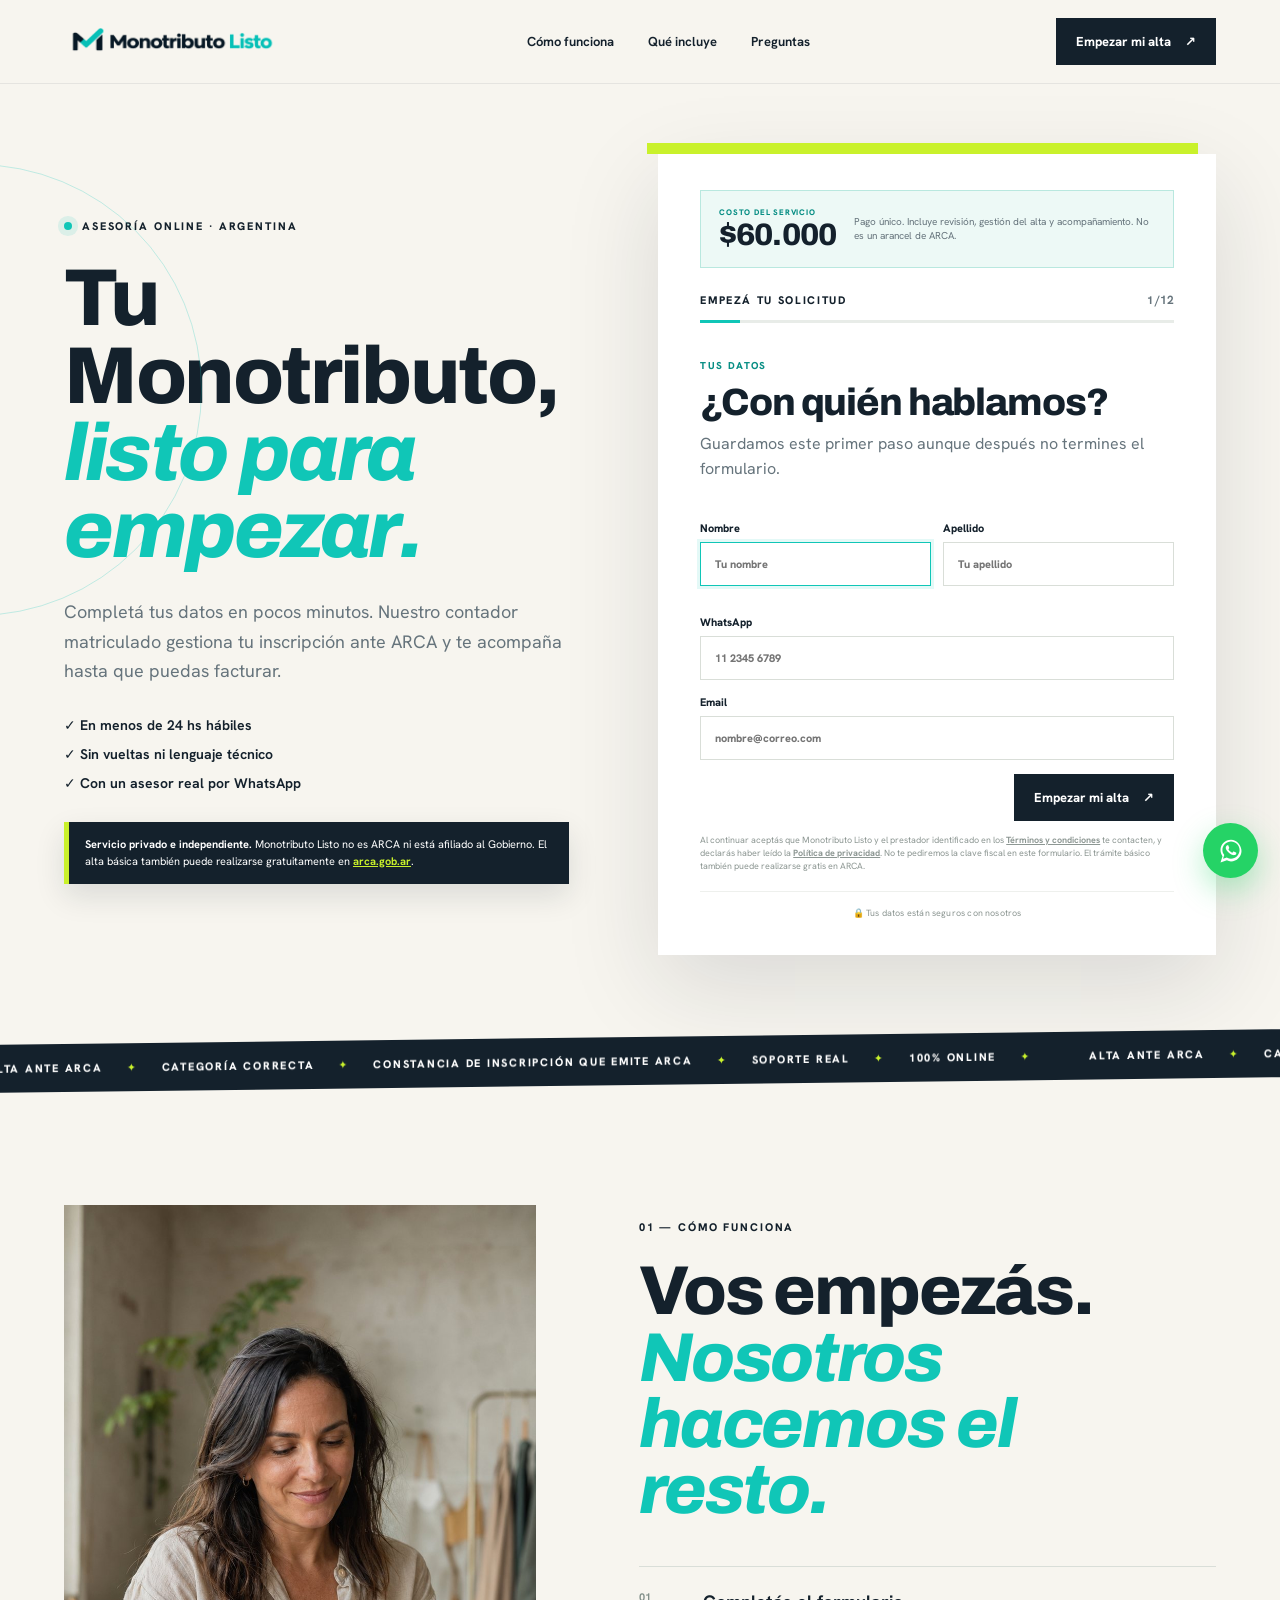
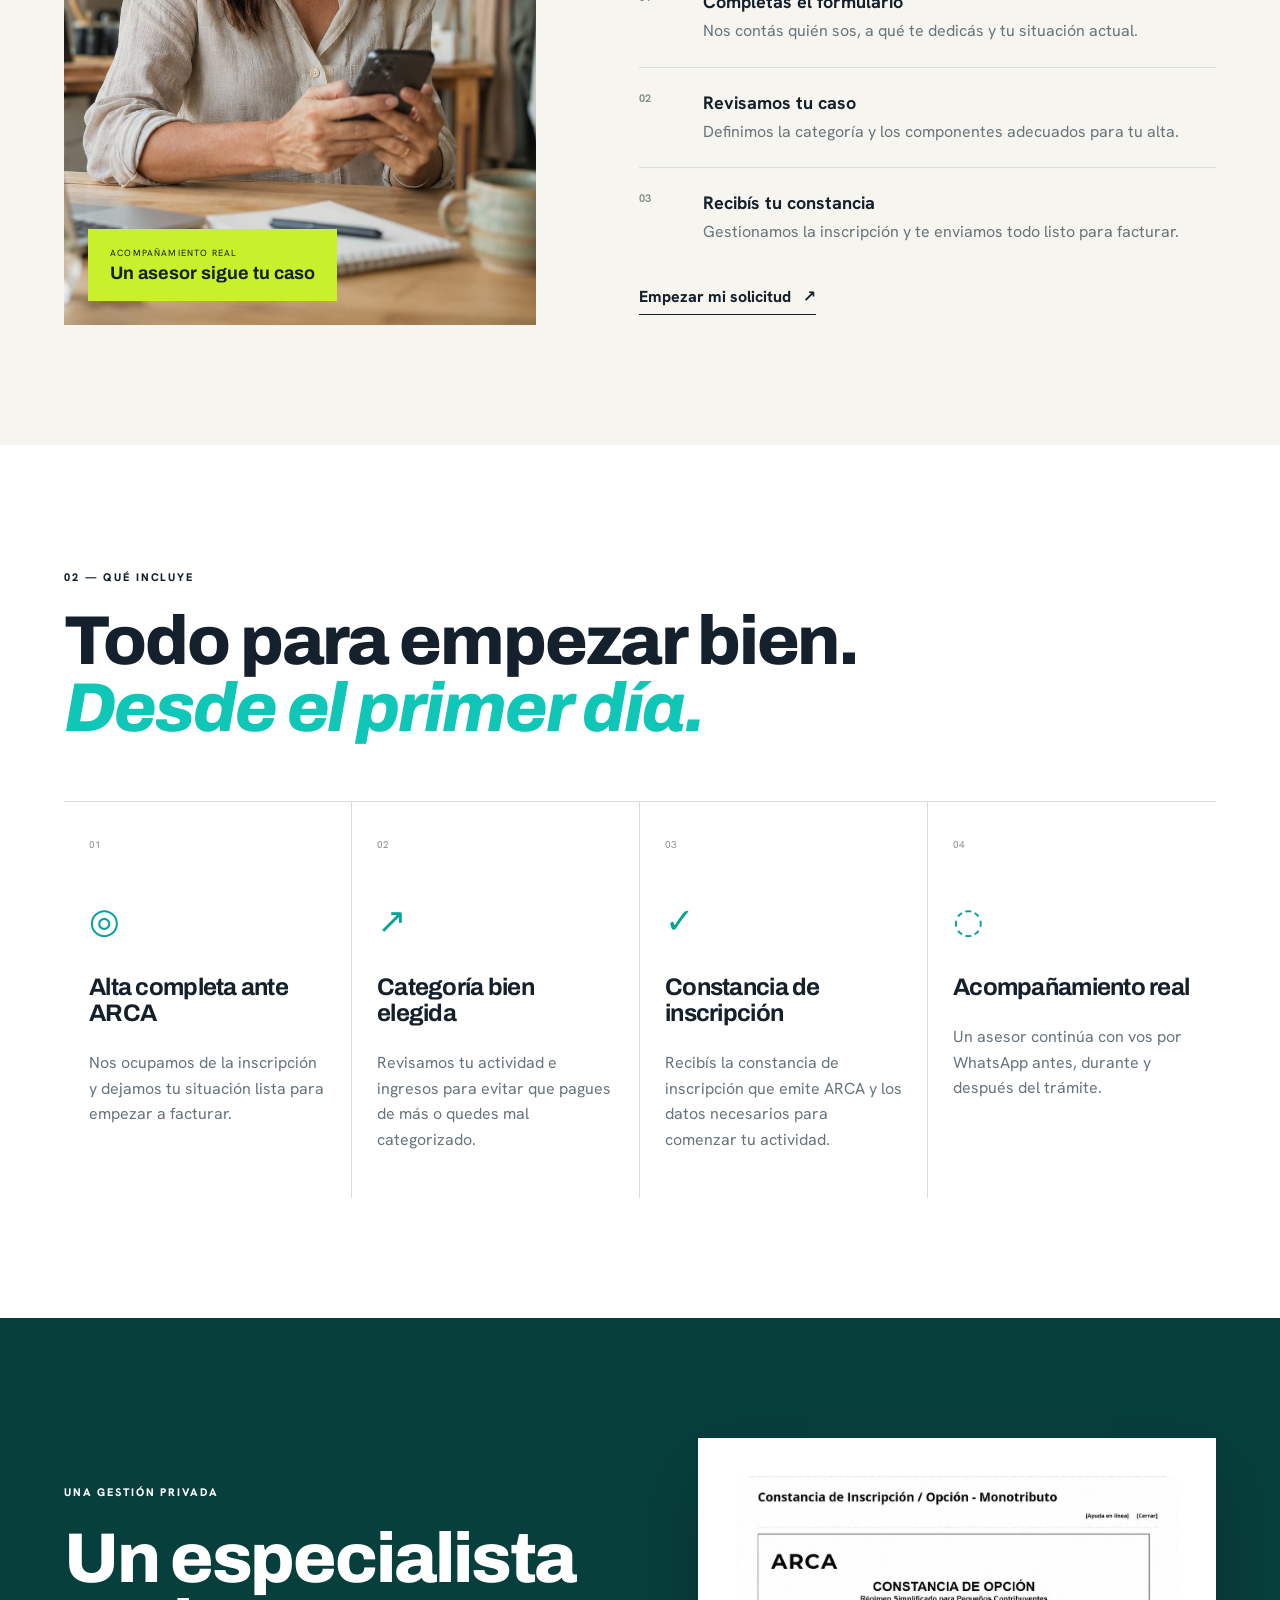
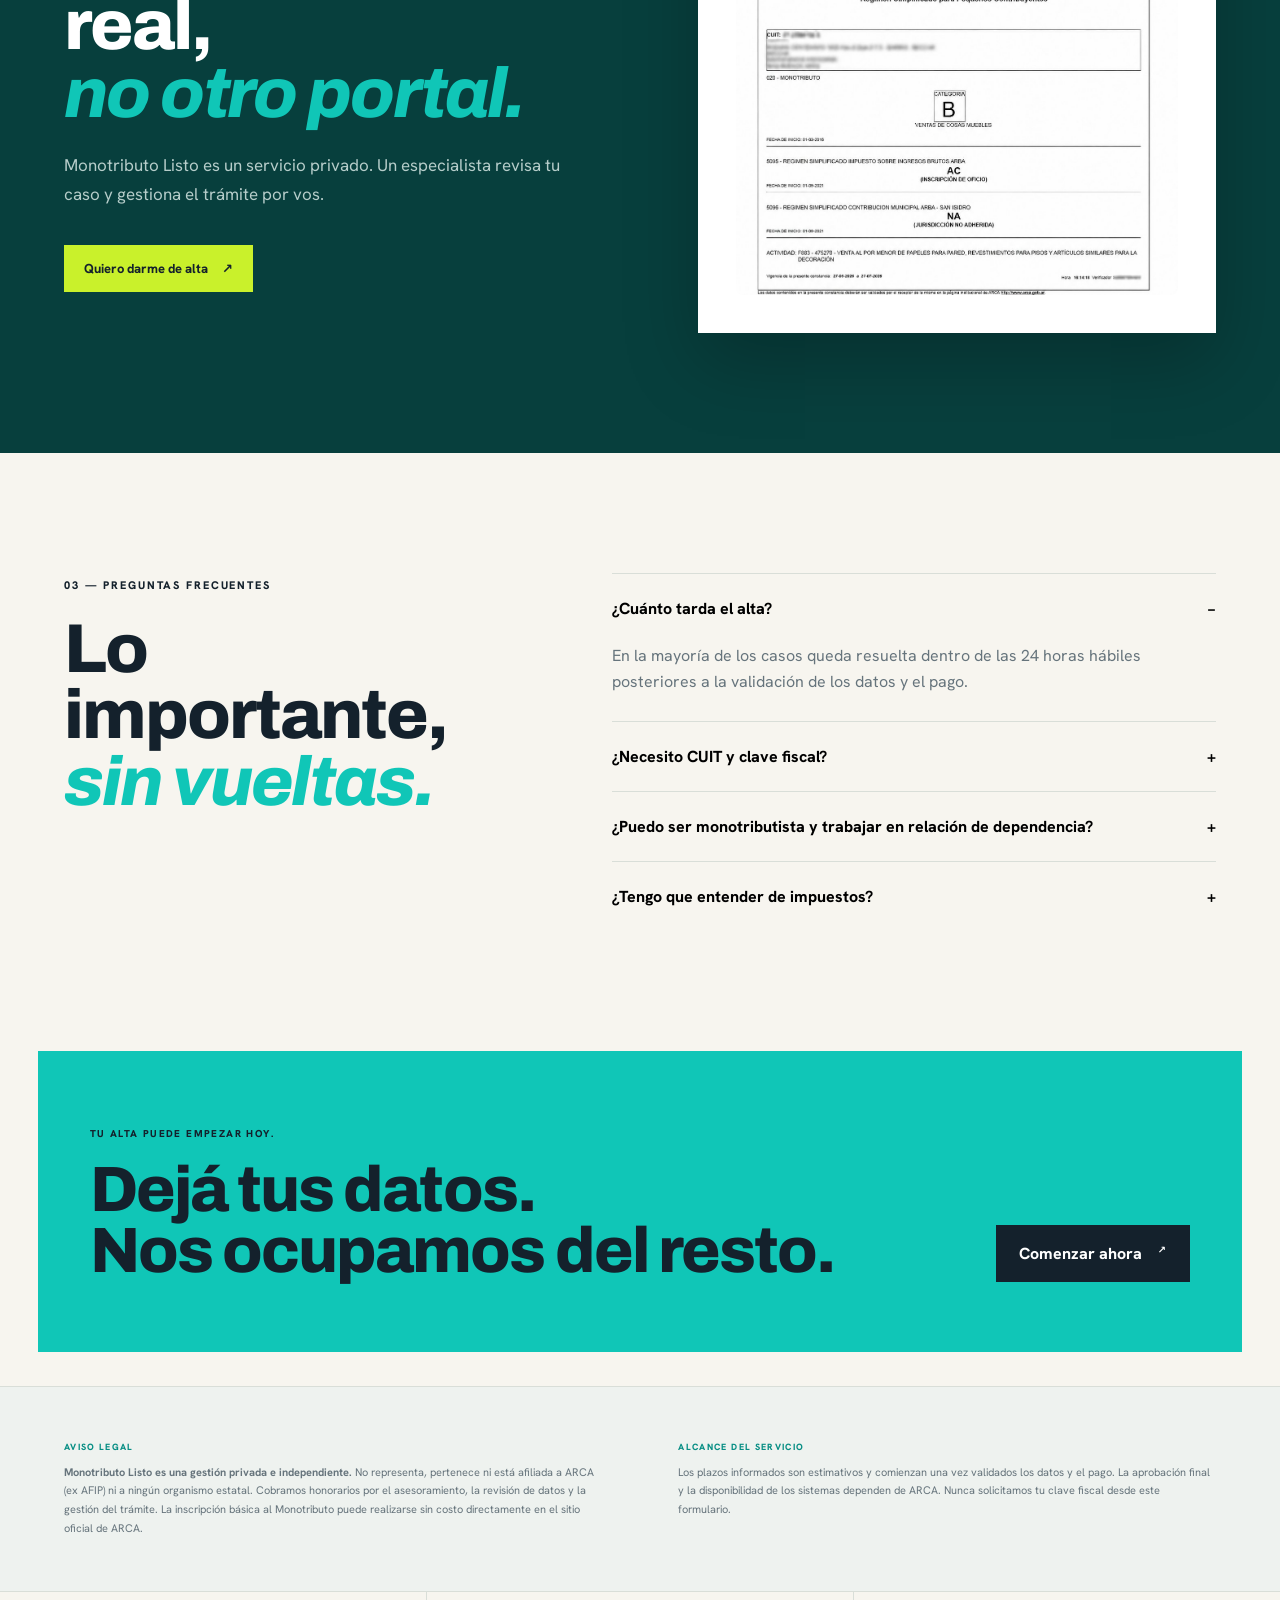
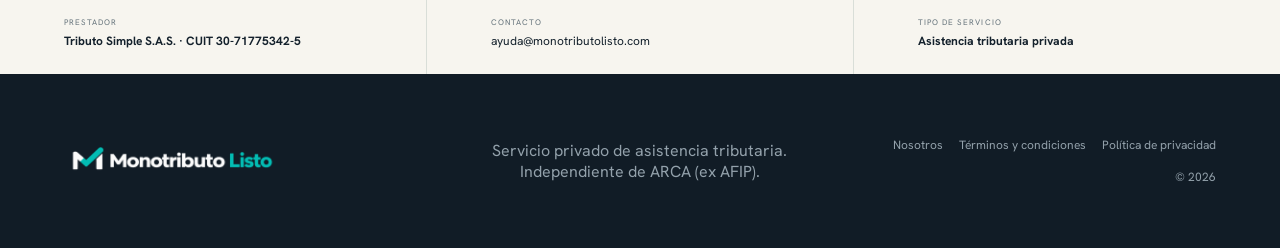
<file: index.html>
<!doctype html>
<html lang="es">
<head>
  <meta charset="utf-8">
  <meta name="viewport" content="width=device-width,initial-scale=1">
  <title>Monotributo Listo | Asesoría en Monotributo</title>
  <meta name="description" content="Asesoría profesional para categorizarte correctamente en el Monotributo. Contador matriculado, servicio privado e independiente.">
  <meta property="og:type" content="website">
  <meta property="og:title" content="Monotributo Listo | Asesoría en Monotributo">
  <meta property="og:description" content="Un contador matriculado te asesora para elegir la categoría correcta y te acompaña hasta que puedas facturar.">
  <meta property="og:site_name" content="Monotributo Listo">
  <meta name="twitter:card" content="summary_large_image">
  <meta name="twitter:title" content="Monotributo Listo | Asesoría en Monotributo">
  <meta name="twitter:description" content="Servicio privado de asesoría contable para monotributistas en Argentina.">
  <script type="application/ld+json">{"@context":"https://schema.org","@type":"ProfessionalService","name":"Monotributo Listo","description":"Servicio privado de asesoría contable para monotributistas en Argentina.","email":"ayuda@monotributolisto.com","areaServed":"AR"}</script>
  <link rel="preconnect" href="https://fonts.googleapis.com"><link rel="preconnect" href="https://fonts.gstatic.com" crossorigin><link href="https://fonts.googleapis.com/css2?family=Hanken+Grotesk:ital,wght@0,300..800;1,300..800&family=Archivo:ital,wght@0,400..900;1,400..900&display=swap" rel="stylesheet">
  <link rel="stylesheet" href="styles.css?v=5">
  <link rel="canonical" href="https://monotributolisto.com/">
  <meta property="og:url" content="https://monotributolisto.com/">
  <meta property="og:image" content="https://monotributolisto.com/images/og-image.jpg">
  <meta property="og:image:width" content="1200">
  <meta property="og:image:height" content="630">
  <meta property="og:image:alt" content="Monotributo Listo - Tu Monotributo, listo para empezar">
  <meta property="og:locale" content="es_AR">
  <meta name="twitter:image" content="https://monotributolisto.com/images/og-image.jpg">
  <meta name="theme-color" content="#073f3d">
  <link rel="icon" href="/favicon.ico" sizes="any">
  <link rel="icon" href="/images/isotipo.png" type="image/png" sizes="512x512">
  <link rel="apple-touch-icon" href="/apple-touch-icon.png">
  <script src="config.js?v=1"></script>
  <!-- ─── Medición: dataset propio de Monotributo Listo ───────────────────
       Los IDs se cargan en config.js (PIXEL_META / ADS_ID). Con los valores
       vacíos no se inyecta nada: ni tags de terceros, ni cookies. -->
  <script>
    window.dataLayer = window.dataLayer || [];
    function gtag(){ dataLayer.push(arguments); }
    if (!esPrueba() && ADS_ID) {
      const g = document.createElement('script');
      g.async = true;
      g.src = 'https://www.googletagmanager.com/gtag/js?id=' + ADS_ID;
      document.head.appendChild(g);
      gtag('js', new Date());
      gtag('config', ADS_ID);
    }
    if (!esPrueba() && PIXEL_META) {
      !function(f,b,e,v,n,t,s){if(f.fbq)return;n=f.fbq=function(){n.callMethod?
      n.callMethod.apply(n,arguments):n.queue.push(arguments)};if(!f._fbq)f._fbq=n;
      n.push=n;n.loaded=!0;n.version='2.0';n.queue=[];t=b.createElement(e);t.async=!0;
      t.src=v;s=b.getElementsByTagName(e)[0];s.parentNode.insertBefore(t,s)}(window,
      document,'script','https://connect.facebook.net/en_US/fbevents.js');
      fbq('set', 'autoConfig', false, PIXEL_META);
      fbq('init', PIXEL_META);
      fbq('track', 'PageView');
    }
  </script>
</head>
<body>
<main>
  <header class="nav"><a class="brand" href="#inicio"><img src="images/logo.png" alt="Monotributo Listo" class="brand-logo"></a><nav><a href="#como">Cómo funciona</a><a href="#incluye">Qué incluye</a><a href="#preguntas">Preguntas</a></nav><a class="nav-cta" href="#formulario">Empezar mi alta <span>↗</span></a></header>
  <section class="hero" id="inicio">
    <div class="hero-copy reveal visible"><div class="eyebrow"><b></b> Asesoría online · Argentina</div><h1>Tu Monotributo,<br><em>listo para empezar.</em></h1><p>Completá tus datos en pocos minutos. Nuestro contador matriculado gestiona tu inscripción ante ARCA y te acompaña hasta que puedas facturar.</p><div class="hero-points"><span>✓ En menos de 24 hs hábiles</span><span>✓ Sin vueltas ni lenguaje técnico</span><span>✓ Con un asesor real por WhatsApp</span></div><div class="hero-disclaimer"><strong>Servicio privado e independiente.</strong> Monotributo Listo no es ARCA ni está afiliado al Gobierno. El alta básica también puede realizarse gratuitamente en <a href="https://www.arca.gob.ar" target="_blank" rel="noopener nofollow">arca.gob.ar</a>.</div></div>
    <div class="hero-form reveal visible" id="formulario"><div class="price-card"><div><small>Costo del servicio</small><strong>$60.000</strong></div><p>Pago único. Incluye revisión, gestión del alta y acompañamiento. No es un arancel de ARCA.</p></div><div class="form-top"><span id="form-label">Empezá tu solicitud</span><b><span id="step-now">1</span>/12</b></div><div class="progress"><i id="progress" style="width:8.333%"></i></div><div id="funnel"></div><div class="form-pie">🔒 Tus datos están seguros con nosotros</div></div>
  </section>
  <div class="ticker" aria-label="Beneficios del servicio"><div class="ticker-track"><div class="ticker-group"><span>ALTA ANTE ARCA <b>✦</b> CATEGORÍA CORRECTA <b>✦</b> CONSTANCIA DE INSCRIPCIÓN QUE EMITE ARCA <b>✦</b> SOPORTE REAL <b>✦</b> 100% ONLINE <b>✦</b></span><span>ALTA ANTE ARCA <b>✦</b> CATEGORÍA CORRECTA <b>✦</b> CONSTANCIA DE INSCRIPCIÓN QUE EMITE ARCA <b>✦</b> SOPORTE REAL <b>✦</b> 100% ONLINE <b>✦</b></span></div><div class="ticker-group" aria-hidden="true"><span>ALTA ANTE ARCA <b>✦</b> CATEGORÍA CORRECTA <b>✦</b> CONSTANCIA DE INSCRIPCIÓN QUE EMITE ARCA <b>✦</b> SOPORTE REAL <b>✦</b> 100% ONLINE <b>✦</b></span><span>ALTA ANTE ARCA <b>✦</b> CATEGORÍA CORRECTA <b>✦</b> CONSTANCIA DE INSCRIPCIÓN QUE EMITE ARCA <b>✦</b> SOPORTE REAL <b>✦</b> 100% ONLINE <b>✦</b></span></div></div></div>
  <section class="human section" id="como"><div class="human-image reveal"><img src="images/hero-professional.jpg" alt="Profesional independiente revisando su alta desde el celular" width="1122" height="1402" loading="lazy" decoding="async"><div class="image-note"><small>Acompañamiento real</small><strong>Un asesor sigue tu caso</strong></div></div><div class="human-copy reveal"><span class="section-tag">01 — Cómo funciona</span><h2>Vos empezás.<br><em>Nosotros hacemos el resto.</em></h2><div class="steps"><article><b>01</b><div><h3>Completás el formulario</h3><p>Nos contás quién sos, a qué te dedicás y tu situación actual.</p></div></article><article><b>02</b><div><h3>Revisamos tu caso</h3><p>Definimos la categoría y los componentes adecuados para tu alta.</p></div></article><article><b>03</b><div><h3>Recibís tu constancia</h3><p>Gestionamos la inscripción y te enviamos todo listo para facturar.</p></div></article></div><a class="text-cta" href="#formulario">Empezar mi solicitud <span>↗</span></a></div></section>
  <section class="includes section" id="incluye"><div class="section-head reveal"><span class="section-tag">02 — Qué incluye</span><h2>Todo para empezar bien.<br><em>Desde el primer día.</em></h2></div><div class="benefit-grid"><article class="reveal"><span>01</span><div class="benefit-icon">◎</div><h3>Alta completa ante ARCA</h3><p>Nos ocupamos de la inscripción y dejamos tu situación lista para empezar a facturar.</p></article><article class="reveal"><span>02</span><div class="benefit-icon">↗</div><h3>Categoría bien elegida</h3><p>Revisamos tu actividad e ingresos para evitar que pagues de más o quedes mal categorizado.</p></article><article class="reveal"><span>03</span><div class="benefit-icon">✓</div><h3>Constancia de inscripción</h3><p>Recibís la constancia de inscripción que emite ARCA y los datos necesarios para comenzar tu actividad.</p></article><article class="reveal"><span>04</span><div class="benefit-icon">◌</div><h3>Acompañamiento real</h3><p>Un asesor continúa con vos por WhatsApp antes, durante y después del trámite.</p></article></div></section>
  <section class="dark section"><div class="dark-copy reveal"><span class="section-tag">Una gestión privada</span><h2>Un especialista real,<br><em>no otro portal.</em></h2><p>Monotributo Listo es un servicio privado. Un especialista revisa tu caso y gestiona el trámite por vos.</p><a class="light-button" href="#formulario">Quiero darme de alta <span>↗</span></a></div><div class="document reveal"><img src="images/constancia.jpg" alt="Constancia de inscripción al Monotributo" width="1085" height="1027" loading="lazy" decoding="async" style="width:100%;height:auto;display:block;border-radius:8px"></div></section>
  <section class="faq section" id="preguntas"><div class="faq-title reveal"><span class="section-tag">03 — Preguntas frecuentes</span><h2>Lo importante,<br><em>sin vueltas.</em></h2></div><div class="faq-list"><article class="open"><button><span>¿Cuánto tarda el alta?</span><b>−</b></button><div><p>En la mayoría de los casos queda resuelta dentro de las 24 horas hábiles posteriores a la validación de los datos y el pago.</p></div></article><article><button><span>¿Necesito CUIT y clave fiscal?</span><b>+</b></button><div><p>La clave fiscal es necesaria para completar el alta, pero no te la pedimos en este formulario. Después, el contador matriculado te solicita una delegación mediante el sistema oficial de ARCA, limitada al trámite y revocable por vos cuando quieras. Si todavía no tenés clave fiscal, te explicamos cómo obtenerla desde ARCA Móvil.</p></div></article><article><button><span>¿Puedo ser monotributista y trabajar en relación de dependencia?</span><b>+</b></button><div><p>Sí. Es una situación habitual y se contempla al definir correctamente los componentes de tu inscripción.</p></div></article><article><button><span>¿Tengo que entender de impuestos?</span><b>+</b></button><div><p>No. El contador matriculado te hace las preguntas necesarias, explica cada decisión en lenguaje simple y realiza el trámite por vos.</p></div></article></div></section>
  <section class="final"><div><span>Tu alta puede empezar hoy.</span><h2>Dejá tus datos.<br>Nos ocupamos del resto.</h2></div><a href="#formulario">Comenzar ahora <span>↗</span></a></section>
  <section class="legal-band"><div><span>Aviso legal</span><p><strong>Monotributo Listo es una gestión privada e independiente.</strong> No representa, pertenece ni está afiliada a ARCA (ex AFIP) ni a ningún organismo estatal. Cobramos honorarios por el asesoramiento, la revisión de datos y la gestión del trámite. La inscripción básica al Monotributo puede realizarse sin costo directamente en el sitio oficial de ARCA.</p></div><div><span>Alcance del servicio</span><p>Los plazos informados son estimativos y comienzan una vez validados los datos y el pago. La aprobación final y la disponibilidad de los sistemas dependen de ARCA. Nunca solicitamos tu clave fiscal desde este formulario.</p></div></section>
  <section class="business-data"><div><small>Prestador</small><strong>Tributo Simple S.A.S. · CUIT 30-71775342-5</strong></div><div><small>Contacto</small><a href="mailto:ayuda@monotributolisto.com">ayuda@monotributolisto.com</a></div><div><small>Tipo de servicio</small><strong>Asistencia tributaria privada</strong></div></section>
  <footer><a class="brand" href="#inicio"><img src="images/logo-light.png" alt="Monotributo Listo" class="brand-logo"></a><p>Servicio privado de asistencia tributaria. Independiente de ARCA (ex AFIP).</p><div class="footer-links"><a href="nosotros.html">Nosotros</a><a href="terminos.html">Términos y condiciones</a><a href="privacidad.html">Política de privacidad</a><span>© 2026</span></div></footer>
  <a class="sticky-cta" href="#formulario">Empezar mi alta <span>↗</span></a>
  <a class="wa" href="https://wa.me/5491178193961" aria-label="Consultar por WhatsApp"><svg viewBox="0 0 32 32" width="28" height="28" fill="currentColor" aria-hidden="true"><path d="M16 3C9.4 3 4 8.3 4 14.9c0 2.6.9 5 2.3 7L4 29l7.3-2.3c1.5.8 3.1 1.2 4.7 1.2 6.6 0 12-5.3 12-11.9S22.6 3 16 3zm0 21.8c-1.5 0-3-.4-4.3-1.1l-.5-.3-4.3 1.4 1.4-4.2-.3-.5c-1.2-1.6-1.8-3.5-1.8-5.3 0-5.4 4.4-9.8 9.8-9.8s9.8 4.4 9.8 9.8-4.4 10-9.8 10zm5.4-7.3c-.3-.1-1.7-.9-2-1-.3-.1-.5-.1-.7.1-.2.3-.8 1-.9 1.2-.2.2-.3.2-.6.1-.3-.1-1.2-.5-2.4-1.5-.9-.8-1.5-1.8-1.6-2.1-.2-.3 0-.5.1-.6l.4-.5c.1-.2.2-.3.3-.5.1-.2 0-.4 0-.5s-.7-1.6-.9-2.2c-.2-.6-.5-.5-.7-.5h-.6c-.2 0-.5.1-.8.4-.3.3-1 1-1 2.5s1.1 2.9 1.2 3.1c.1.2 2.1 3.2 5.1 4.5.7.3 1.3.5 1.7.6.7.2 1.4.2 1.9.1.6-.1 1.7-.7 2-1.4.2-.7.2-1.3.2-1.4-.1-.1-.3-.2-.6-.3z"/></svg></a>
</main>
<script src="app.js?v=7"></script>
</body>
</html>
</file>
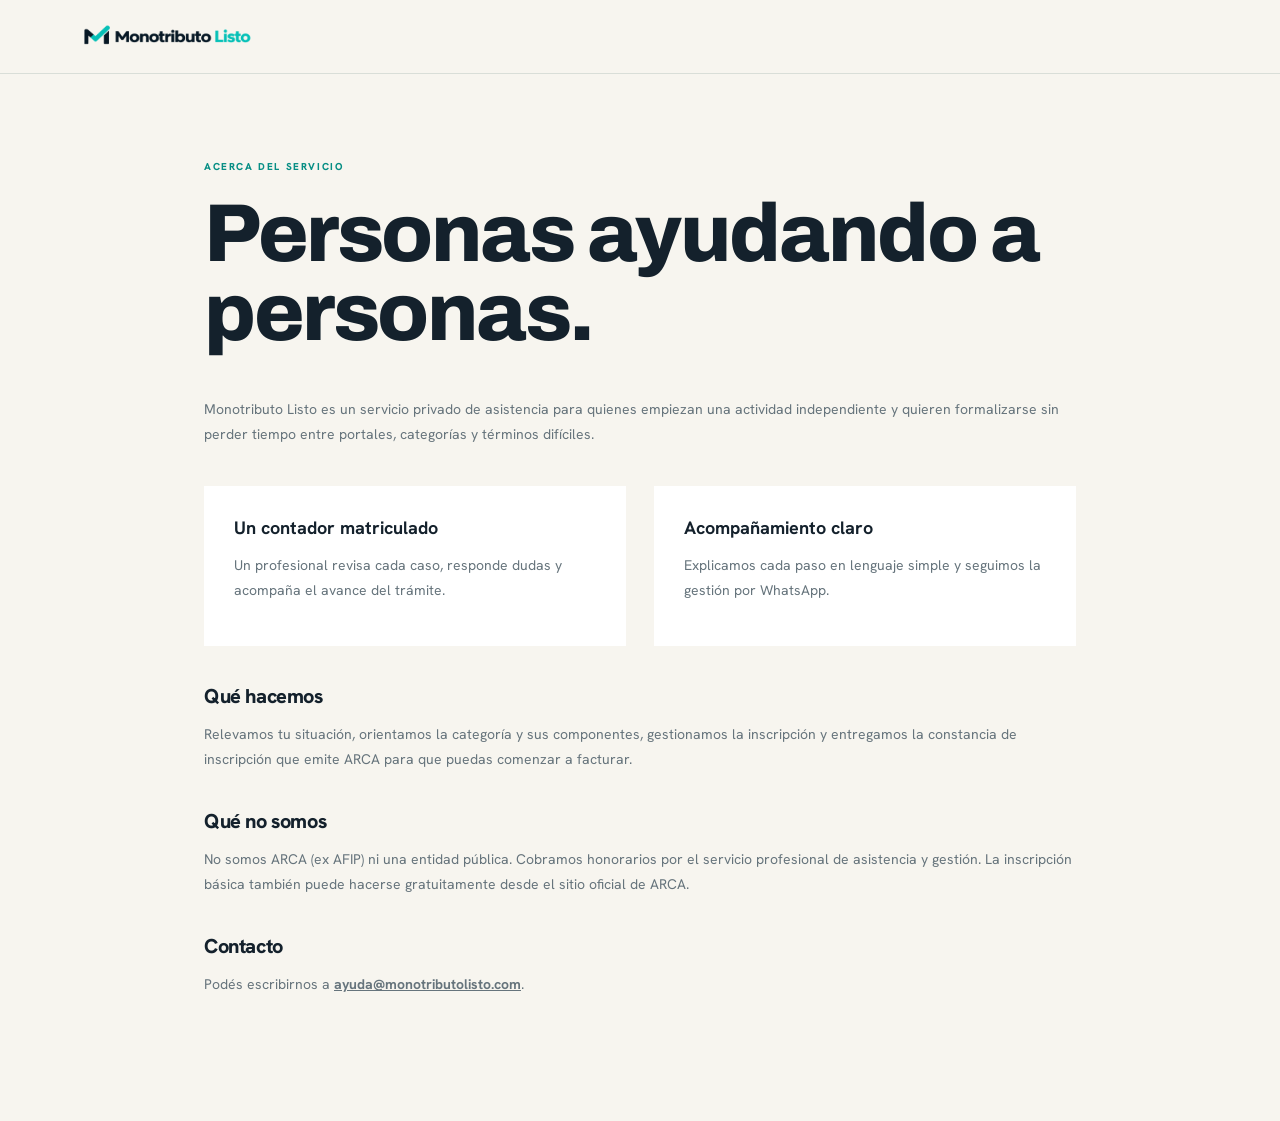
<file: nosotros.html>
<!doctype html>
<html lang="es"><head><meta charset="utf-8"><meta name="viewport" content="width=device-width,initial-scale=1"><title>Nosotros | Monotributo Listo</title><meta name="description" content="Conocé cómo funciona el servicio privado Monotributo Listo."><link rel="preconnect" href="https://fonts.googleapis.com"><link rel="preconnect" href="https://fonts.gstatic.com" crossorigin><link href="https://fonts.googleapis.com/css2?family=Hanken+Grotesk:ital,wght@0,300..800;1,300..800&family=Archivo:ital,wght@0,400..900;1,400..900&display=swap" rel="stylesheet">
  <link rel="stylesheet" href="styles.css?v=5">  <link rel="canonical" href="https://monotributolisto.com/nosotros.html">
  <meta property="og:url" content="https://monotributolisto.com/nosotros.html">
  <meta property="og:image" content="https://monotributolisto.com/images/og-image.jpg">
  <meta property="og:image:width" content="1200">
  <meta property="og:image:height" content="630">
  <meta property="og:image:alt" content="Monotributo Listo - Tu Monotributo, listo para empezar">
  <meta property="og:locale" content="es_AR">
  <meta name="twitter:image" content="https://monotributolisto.com/images/og-image.jpg">
  <meta name="theme-color" content="#073f3d">
  <link rel="icon" href="/favicon.ico" sizes="any">
  <link rel="icon" href="/images/isotipo.png" type="image/png" sizes="512x512">
  <link rel="apple-touch-icon" href="/apple-touch-icon.png">
  <script src="config.js?v=1"></script>
</head>
<body><main class="legal-page"><header class="legal-nav"><a class="brand" href="index.html"><img src="images/logo.png" alt="Monotributo Listo" class="brand-logo"></a></header><article class="legal-content"><span>Acerca del servicio</span><h1>Personas ayudando a personas.</h1><p>Monotributo Listo es un servicio privado de asistencia para quienes empiezan una actividad independiente y quieren formalizarse sin perder tiempo entre portales, categorías y términos difíciles.</p><div class="about-grid"><div class="about-card"><strong>Un contador matriculado</strong><p>Un profesional revisa cada caso, responde dudas y acompaña el avance del trámite.</p></div><div class="about-card"><strong>Acompañamiento claro</strong><p>Explicamos cada paso en lenguaje simple y seguimos la gestión por WhatsApp.</p></div></div><h2>Qué hacemos</h2><p>Relevamos tu situación, orientamos la categoría y sus componentes, gestionamos la inscripción y entregamos la constancia de inscripción que emite ARCA para que puedas comenzar a facturar.</p><h2>Qué no somos</h2><p>No somos ARCA (ex AFIP) ni una entidad pública. Cobramos honorarios por el servicio profesional de asistencia y gestión. La inscripción básica también puede hacerse gratuitamente desde el sitio oficial de ARCA.</p><h2>Contacto</h2><p>Podés escribirnos a <a href="mailto:ayuda@monotributolisto.com">ayuda@monotributolisto.com</a>.</p></article></main></body></html>
</file>
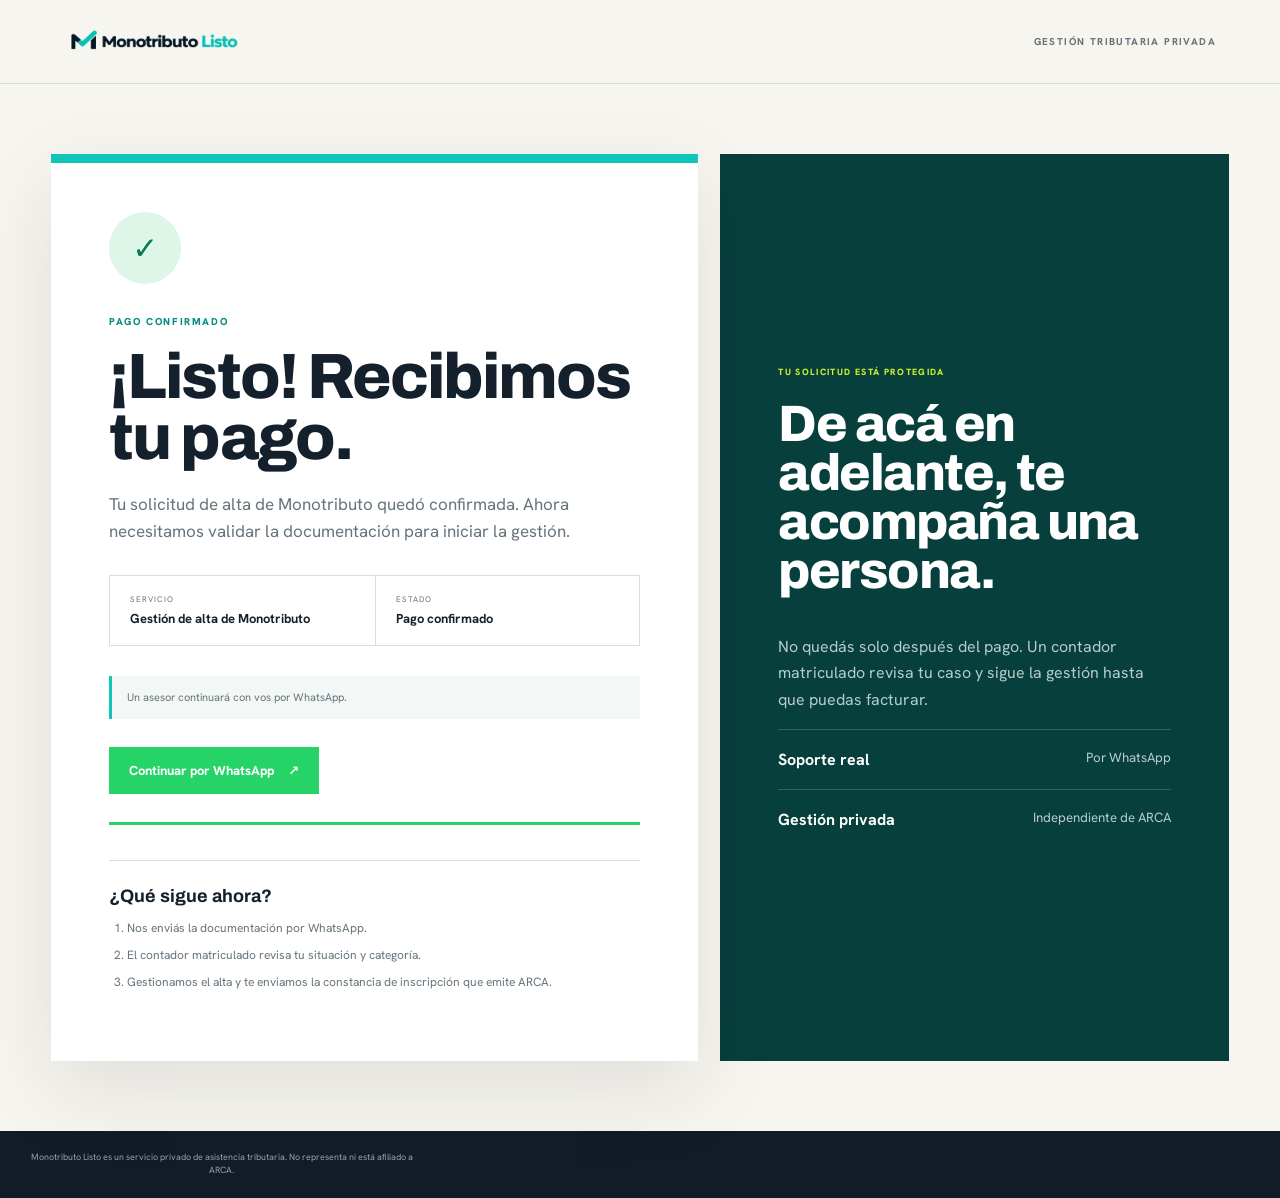
<file: pago-aprobado.html>
<!doctype html><html lang="es"><head><meta charset="utf-8"><meta name="viewport" content="width=device-width,initial-scale=1"><title>Pago aprobado | Monotributo Listo</title><link rel="preconnect" href="https://fonts.googleapis.com"><link rel="preconnect" href="https://fonts.gstatic.com" crossorigin><link href="https://fonts.googleapis.com/css2?family=Hanken+Grotesk:ital,wght@0,300..800;1,300..800&family=Archivo:ital,wght@0,400..900;1,400..900&display=swap" rel="stylesheet">
  <link rel="stylesheet" href="styles.css?v=5">  <meta name="robots" content="noindex">
  <meta property="og:image" content="https://monotributolisto.com/images/og-image.jpg">
  <meta property="og:image:width" content="1200">
  <meta property="og:image:height" content="630">
  <meta property="og:image:alt" content="Monotributo Listo - Tu Monotributo, listo para empezar">
  <meta property="og:locale" content="es_AR">
  <meta name="twitter:image" content="https://monotributolisto.com/images/og-image.jpg">
  <meta name="theme-color" content="#073f3d">
  <link rel="icon" href="/favicon.ico" sizes="any">
  <link rel="icon" href="/images/isotipo.png" type="image/png" sizes="512x512">
  <link rel="apple-touch-icon" href="/apple-touch-icon.png">
  <script src="config.js?v=1"></script>
</head><body><main class="payment-page payment-aprobado"><header class="payment-nav"><a class="brand" href="index.html"><img src="images/logo.png" alt="Monotributo Listo" class="brand-logo"></a><span>Gestión tributaria privada</span></header><section class="payment-shell"><div class="payment-card"><div class="payment-mark">✓</div><span class="payment-eyebrow">Pago confirmado</span><h1>¡Listo! Recibimos tu pago.</h1><p>Tu solicitud de alta de Monotributo quedó confirmada. Ahora necesitamos validar la documentación para iniciar la gestión.</p><div class="payment-summary"><div><small>Servicio</small><strong>Gestión de alta de Monotributo</strong></div><div><small>Estado</small><strong>Pago confirmado</strong></div></div><div class="payment-note">Un asesor continuará con vos por WhatsApp.</div><div class="payment-actions"><a id="wa-pospago" class="primary whatsapp-button" href="https://wa.me/5491178193961?text=Hola%2C%20ya%20realic%C3%A9%20el%20pago%20de%20mi%20alta%20de%20Monotributo.%20%C2%BFC%C3%B3mo%20seguimos%3F">Continuar por WhatsApp <span>↗</span></a></div><div class="redirect-bar"><i></i></div><div class="payment-next"><b>¿Qué sigue ahora?</b><ol><li>Nos enviás la documentación por WhatsApp.</li><li>El contador matriculado revisa tu situación y categoría.</li><li>Gestionamos el alta y te enviamos la constancia de inscripción que emite ARCA.</li></ol></div></div><aside class="payment-aside"><span>Tu solicitud está protegida</span><h2>De acá en adelante, te acompaña una persona.</h2><p>No quedás solo después del pago. Un contador matriculado revisa tu caso y sigue la gestión hasta que puedas facturar.</p><div><b>Soporte real</b><small>Por WhatsApp</small></div><div><b>Gestión privada</b><small>Independiente de ARCA</small></div></aside></section><footer class="payment-footer">Monotributo Listo es un servicio privado de asistencia tributaria. No representa ni está afiliado a ARCA.</footer></main><script>
  (function () {
    try {
      if (!localStorage.getItem('ts_conv_pago')) {
        trackAds(CONV_PAGO, { value: PRECIO, currency: 'ARS' });
        localStorage.setItem('ts_conv_pago', new Date().toISOString());
      }
      if (!localStorage.getItem('ts_meta_purchase')) {
        trackMeta('Purchase', { value: PRECIO, currency: 'ARS', content_name: 'Gestión Alta Monotributo' }, true);
        localStorage.setItem('ts_meta_purchase', new Date().toISOString());
      }
      if (!localStorage.getItem('ts_crm_pagado')) {
        const identidad = JSON.parse(localStorage.getItem('ts_lead_pago') || '{}');
        if (identidad.telefono) {
          crmSave({ ...identidad, estado: 'pagado' });
          localStorage.setItem('ts_crm_pagado', new Date().toISOString());
        }
      }
      /* Esta pantalla es una carga de página nueva (volvió de Mercado Pago),
         no un paso del wizard — no pasa por save(), así que se marca acá. */
      trackClarity('pagado');
      localStorage.removeItem('ts_completado');
    } catch (e) {}

    /* Redirección automática a WhatsApp (4s, acompañada por la barra de
       progreso). Es como arranca la conversación con el asesor, que es el
       paso siguiente real del servicio: ahí se pide la documentación.
       Sin esto, quien no toca el botón queda sin iniciar el contacto y hay
       que salir a buscarlo. La landing vieja lo tenía y se perdió al mover
       esta pantalla a una página propia. */
    var btnWa = document.getElementById('wa-pospago');
    if (btnWa) {
      var yaFue = false;
      var irAWhatsApp = function () {
        if (yaFue) return;
        yaFue = true;
        window.location.href = btnWa.href;
      };
      /* Si la persona toca el botón antes, no queremos una segunda
         navegación encima de la suya. */
      btnWa.addEventListener('click', function () { yaFue = true; });
      setTimeout(irAWhatsApp, 4000);
    }
  })();
</script>
</body></html>
</file>
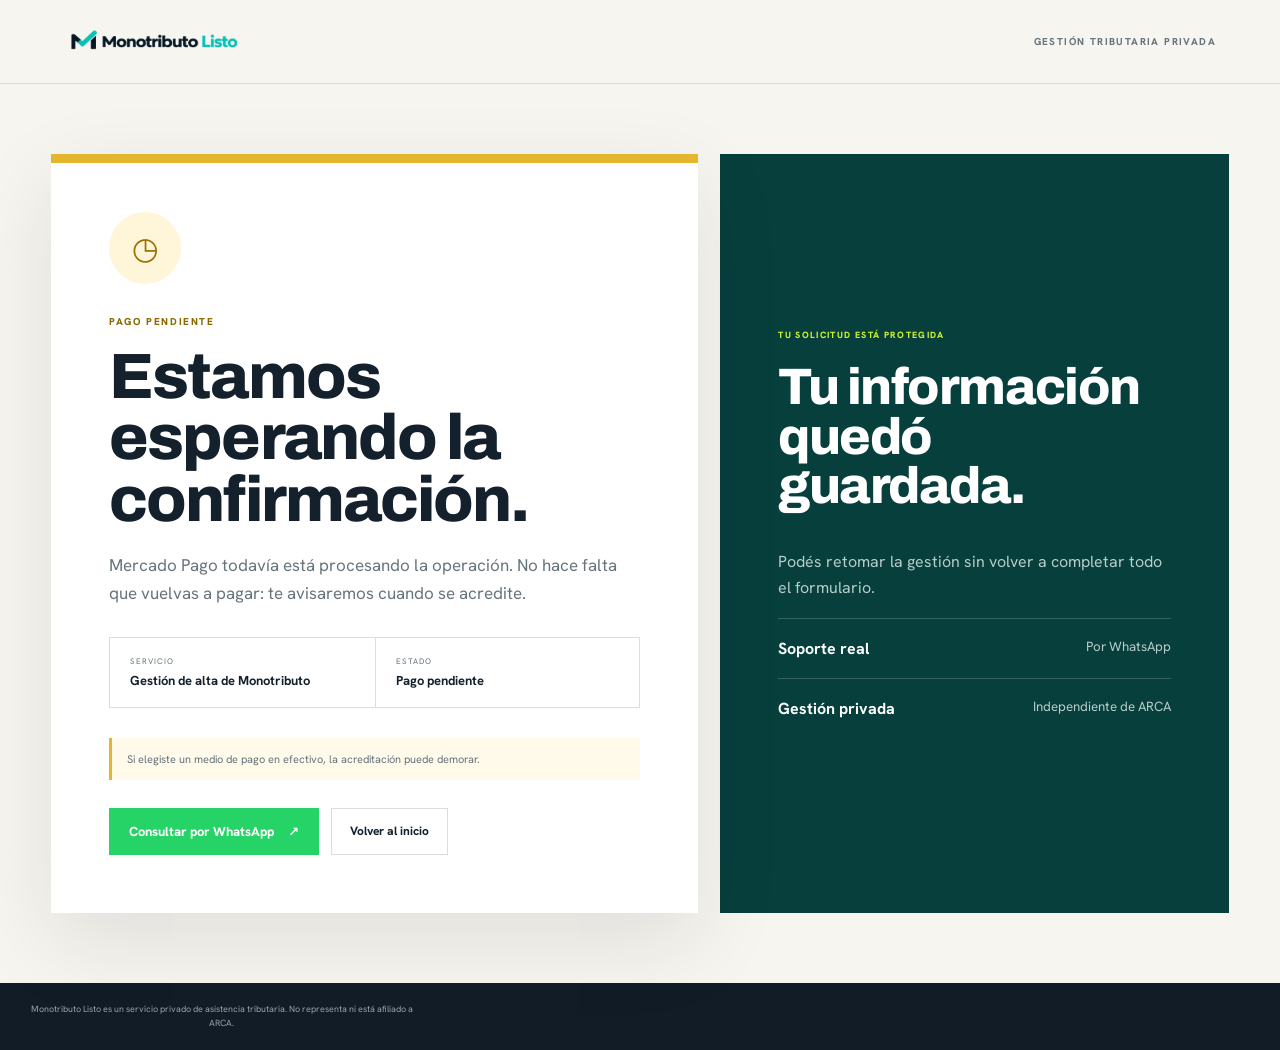
<file: pago-pendiente.html>
<!doctype html><html lang="es"><head><meta charset="utf-8"><meta name="viewport" content="width=device-width,initial-scale=1"><title>Pago pendiente | Monotributo Listo</title><link rel="preconnect" href="https://fonts.googleapis.com"><link rel="preconnect" href="https://fonts.gstatic.com" crossorigin><link href="https://fonts.googleapis.com/css2?family=Hanken+Grotesk:ital,wght@0,300..800;1,300..800&family=Archivo:ital,wght@0,400..900;1,400..900&display=swap" rel="stylesheet">
  <link rel="stylesheet" href="styles.css?v=5">  <meta name="robots" content="noindex">
  <meta property="og:image" content="https://monotributolisto.com/images/og-image.jpg">
  <meta property="og:image:width" content="1200">
  <meta property="og:image:height" content="630">
  <meta property="og:image:alt" content="Monotributo Listo - Tu Monotributo, listo para empezar">
  <meta property="og:locale" content="es_AR">
  <meta name="twitter:image" content="https://monotributolisto.com/images/og-image.jpg">
  <meta name="theme-color" content="#073f3d">
  <link rel="icon" href="/favicon.ico" sizes="any">
  <link rel="icon" href="/images/isotipo.png" type="image/png" sizes="512x512">
  <link rel="apple-touch-icon" href="/apple-touch-icon.png">
  <script src="config.js?v=1"></script>
</head><body><main class="payment-page payment-pendiente"><header class="payment-nav"><a class="brand" href="index.html"><img src="images/logo.png" alt="Monotributo Listo" class="brand-logo"></a><span>Gestión tributaria privada</span></header><section class="payment-shell"><div class="payment-card"><div class="payment-mark">◷</div><span class="payment-eyebrow">Pago pendiente</span><h1>Estamos esperando la confirmación.</h1><p>Mercado Pago todavía está procesando la operación. No hace falta que vuelvas a pagar: te avisaremos cuando se acredite.</p><div class="payment-summary"><div><small>Servicio</small><strong>Gestión de alta de Monotributo</strong></div><div><small>Estado</small><strong>Pago pendiente</strong></div></div><div class="payment-note">Si elegiste un medio de pago en efectivo, la acreditación puede demorar.</div><div class="payment-actions"><a class="primary whatsapp-button" href="https://wa.me/5491178193961?text=Hola%2C%20mi%20pago%20del%20alta%20de%20Monotributo%20figura%20pendiente.%20%C2%BFMe%20ayudan%20a%20revisarlo%3F">Consultar por WhatsApp <span>↗</span></a><a class="secondary-payment" href="index.html">Volver al inicio</a></div></div><aside class="payment-aside"><span>Tu solicitud está protegida</span><h2>Tu información quedó guardada.</h2><p>Podés retomar la gestión sin volver a completar todo el formulario.</p><div><b>Soporte real</b><small>Por WhatsApp</small></div><div><b>Gestión privada</b><small>Independiente de ARCA</small></div></aside></section><footer class="payment-footer">Monotributo Listo es un servicio privado de asistencia tributaria. No representa ni está afiliado a ARCA.</footer></main>
<script>try{trackClarity('pago_pendiente')}catch(e){}</script>
</body></html>
</file>
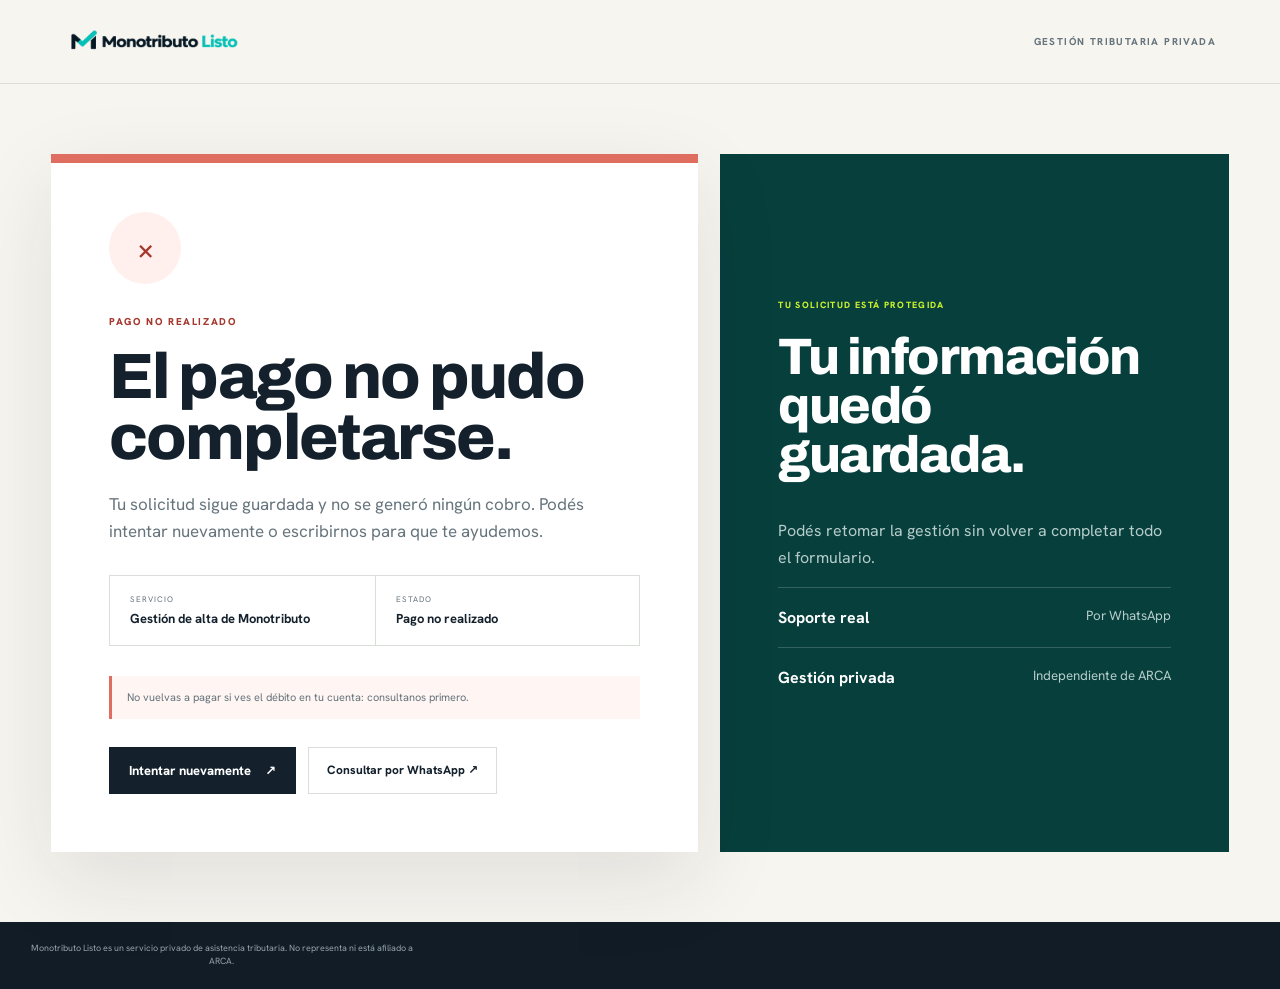
<file: pago-rechazado.html>
<!doctype html><html lang="es"><head><meta charset="utf-8"><meta name="viewport" content="width=device-width,initial-scale=1"><title>Pago rechazado | Monotributo Listo</title><link rel="preconnect" href="https://fonts.googleapis.com"><link rel="preconnect" href="https://fonts.gstatic.com" crossorigin><link href="https://fonts.googleapis.com/css2?family=Hanken+Grotesk:ital,wght@0,300..800;1,300..800&family=Archivo:ital,wght@0,400..900;1,400..900&display=swap" rel="stylesheet">
  <link rel="stylesheet" href="styles.css?v=5">  <meta name="robots" content="noindex">
  <meta property="og:image" content="https://monotributolisto.com/images/og-image.jpg">
  <meta property="og:image:width" content="1200">
  <meta property="og:image:height" content="630">
  <meta property="og:image:alt" content="Monotributo Listo - Tu Monotributo, listo para empezar">
  <meta property="og:locale" content="es_AR">
  <meta name="twitter:image" content="https://monotributolisto.com/images/og-image.jpg">
  <meta name="theme-color" content="#073f3d">
  <link rel="icon" href="/favicon.ico" sizes="any">
  <link rel="icon" href="/images/isotipo.png" type="image/png" sizes="512x512">
  <link rel="apple-touch-icon" href="/apple-touch-icon.png">
  <script src="config.js?v=1"></script>
</head><body><main class="payment-page payment-rechazado"><header class="payment-nav"><a class="brand" href="index.html"><img src="images/logo.png" alt="Monotributo Listo" class="brand-logo"></a><span>Gestión tributaria privada</span></header><section class="payment-shell"><div class="payment-card"><div class="payment-mark">×</div><span class="payment-eyebrow">Pago no realizado</span><h1>El pago no pudo completarse.</h1><p>Tu solicitud sigue guardada y no se generó ningún cobro. Podés intentar nuevamente o escribirnos para que te ayudemos.</p><div class="payment-summary"><div><small>Servicio</small><strong>Gestión de alta de Monotributo</strong></div><div><small>Estado</small><strong>Pago no realizado</strong></div></div><div class="payment-note">No vuelvas a pagar si ves el débito en tu cuenta: consultanos primero.</div><div class="payment-actions"><a class="primary" href="index.html#formulario">Intentar nuevamente <span>↗</span></a><a class="secondary-payment" href="https://wa.me/5491178193961?text=Hola%2C%20no%20pude%20completar%20el%20pago%20de%20mi%20alta%20de%20Monotributo.%20%C2%BFMe%20ayudan%3F">Consultar por WhatsApp <span>↗</span></a></div></div><aside class="payment-aside"><span>Tu solicitud está protegida</span><h2>Tu información quedó guardada.</h2><p>Podés retomar la gestión sin volver a completar todo el formulario.</p><div><b>Soporte real</b><small>Por WhatsApp</small></div><div><b>Gestión privada</b><small>Independiente de ARCA</small></div></aside></section><footer class="payment-footer">Monotributo Listo es un servicio privado de asistencia tributaria. No representa ni está afiliado a ARCA.</footer></main>
<script>try{trackClarity('pago_rechazado')}catch(e){}</script>
</body></html>
</file>
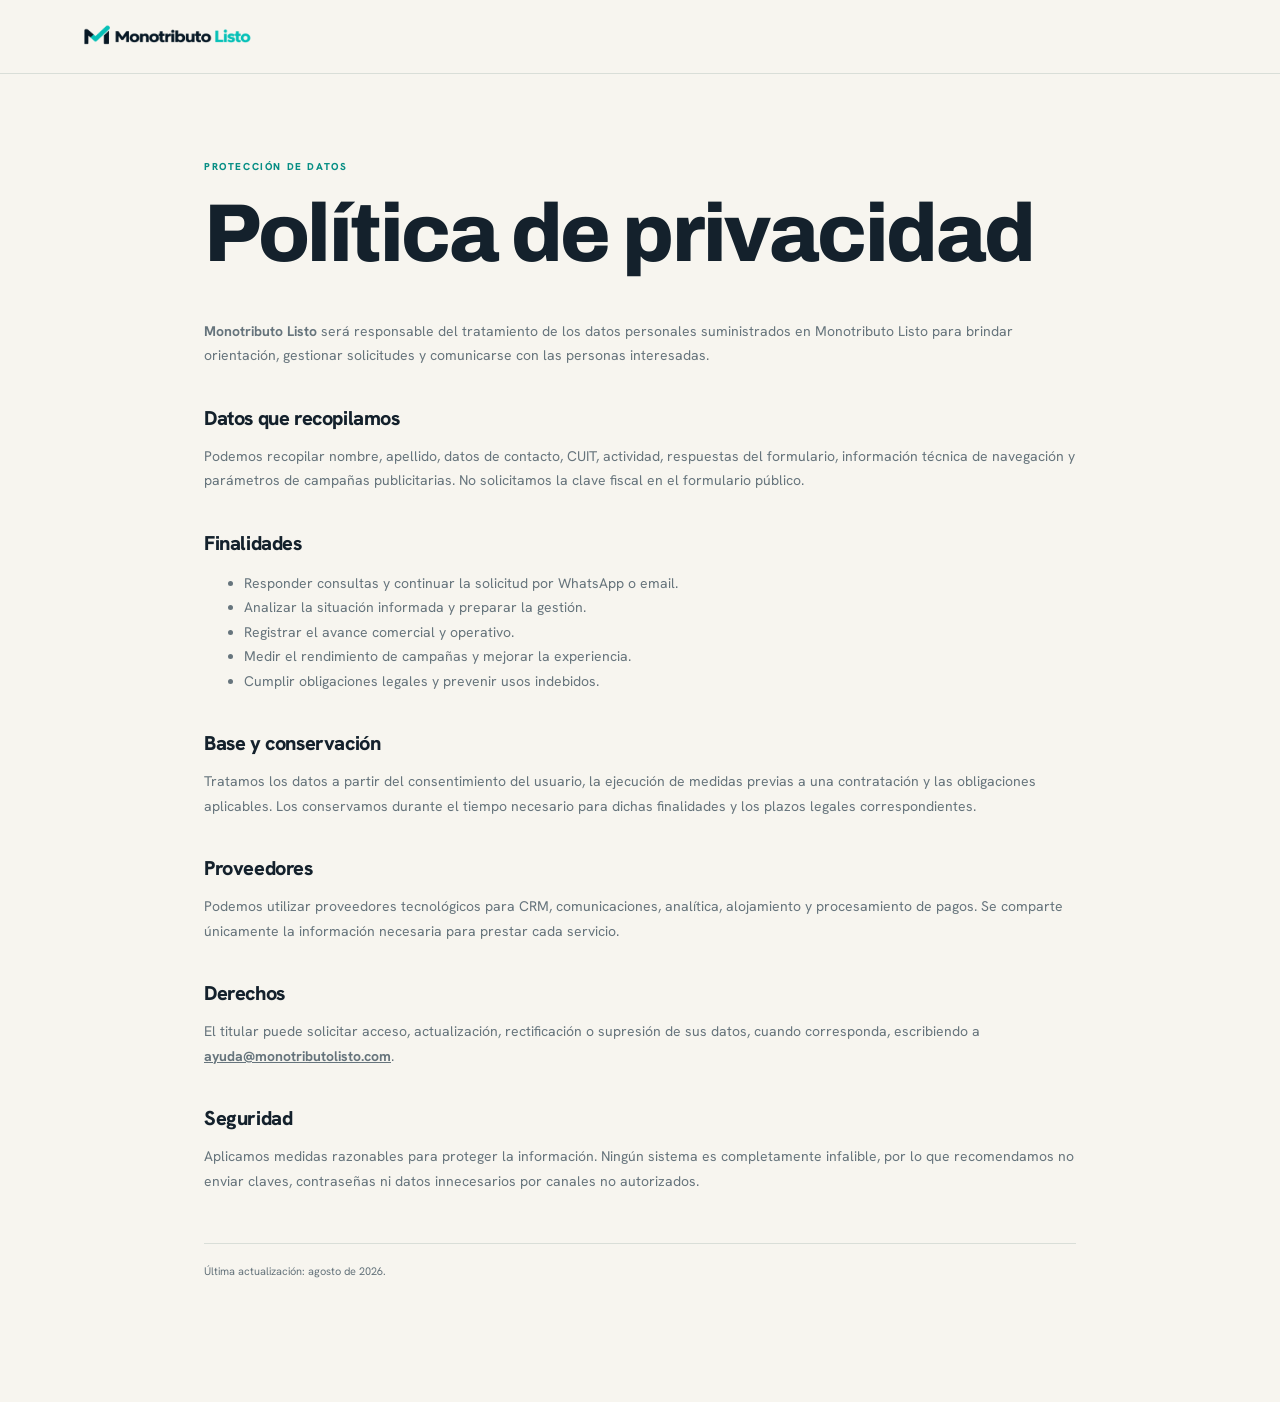
<file: privacidad.html>
<!doctype html>
<html lang="es"><head><meta charset="utf-8"><meta name="viewport" content="width=device-width,initial-scale=1"><title>Política de privacidad | Monotributo Listo</title><meta name="description" content="Política de privacidad de Monotributo Listo."><link rel="preconnect" href="https://fonts.googleapis.com"><link rel="preconnect" href="https://fonts.gstatic.com" crossorigin><link href="https://fonts.googleapis.com/css2?family=Hanken+Grotesk:ital,wght@0,300..800;1,300..800&family=Archivo:ital,wght@0,400..900;1,400..900&display=swap" rel="stylesheet">
  <link rel="stylesheet" href="styles.css?v=5">  <link rel="canonical" href="https://monotributolisto.com/privacidad.html">
  <meta property="og:url" content="https://monotributolisto.com/privacidad.html">
  <meta property="og:image" content="https://monotributolisto.com/images/og-image.jpg">
  <meta property="og:image:width" content="1200">
  <meta property="og:image:height" content="630">
  <meta property="og:image:alt" content="Monotributo Listo - Tu Monotributo, listo para empezar">
  <meta property="og:locale" content="es_AR">
  <meta name="twitter:image" content="https://monotributolisto.com/images/og-image.jpg">
  <meta name="theme-color" content="#073f3d">
  <link rel="icon" href="/favicon.ico" sizes="any">
  <link rel="icon" href="/images/isotipo.png" type="image/png" sizes="512x512">
  <link rel="apple-touch-icon" href="/apple-touch-icon.png">
  <script src="config.js?v=1"></script>
</head>
<body><main class="legal-page"><header class="legal-nav"><a class="brand" href="index.html"><img src="images/logo.png" alt="Monotributo Listo" class="brand-logo"></a></header><article class="legal-content"><span>Protección de datos</span><h1>Política de privacidad</h1><p><strong>Monotributo Listo</strong> será responsable del tratamiento de los datos personales suministrados en Monotributo Listo para brindar orientación, gestionar solicitudes y comunicarse con las personas interesadas.</p><h2>Datos que recopilamos</h2><p>Podemos recopilar nombre, apellido, datos de contacto, CUIT, actividad, respuestas del formulario, información técnica de navegación y parámetros de campañas publicitarias. No solicitamos la clave fiscal en el formulario público.</p><h2>Finalidades</h2><ul><li>Responder consultas y continuar la solicitud por WhatsApp o email.</li><li>Analizar la situación informada y preparar la gestión.</li><li>Registrar el avance comercial y operativo.</li><li>Medir el rendimiento de campañas y mejorar la experiencia.</li><li>Cumplir obligaciones legales y prevenir usos indebidos.</li></ul><h2>Base y conservación</h2><p>Tratamos los datos a partir del consentimiento del usuario, la ejecución de medidas previas a una contratación y las obligaciones aplicables. Los conservamos durante el tiempo necesario para dichas finalidades y los plazos legales correspondientes.</p><h2>Proveedores</h2><p>Podemos utilizar proveedores tecnológicos para CRM, comunicaciones, analítica, alojamiento y procesamiento de pagos. Se comparte únicamente la información necesaria para prestar cada servicio.</p><h2>Derechos</h2><p>El titular puede solicitar acceso, actualización, rectificación o supresión de sus datos, cuando corresponda, escribiendo a <a href="mailto:ayuda@monotributolisto.com">ayuda@monotributolisto.com</a>.</p><h2>Seguridad</h2><p>Aplicamos medidas razonables para proteger la información. Ningún sistema es completamente infalible, por lo que recomendamos no enviar claves, contraseñas ni datos innecesarios por canales no autorizados.</p><p class="legal-updated">Última actualización: agosto de 2026.</p></article></main></body></html>
</file>
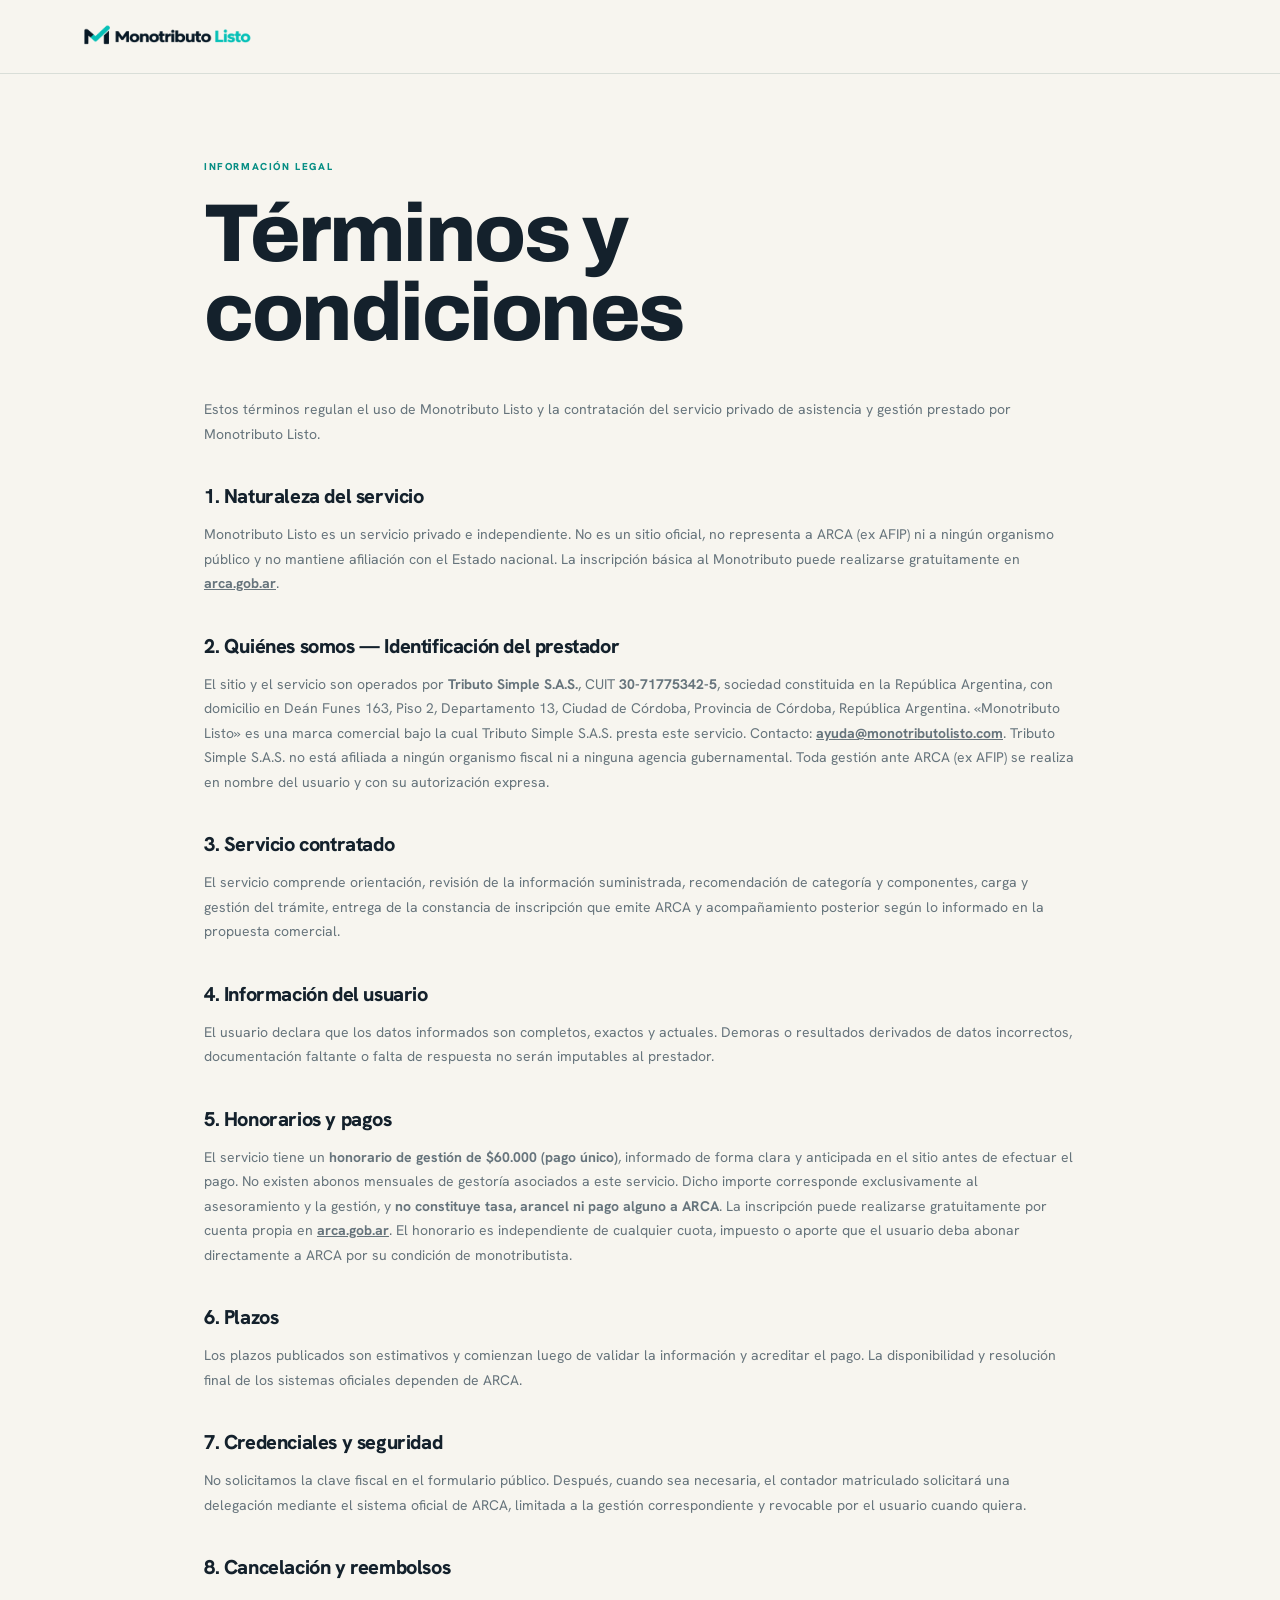
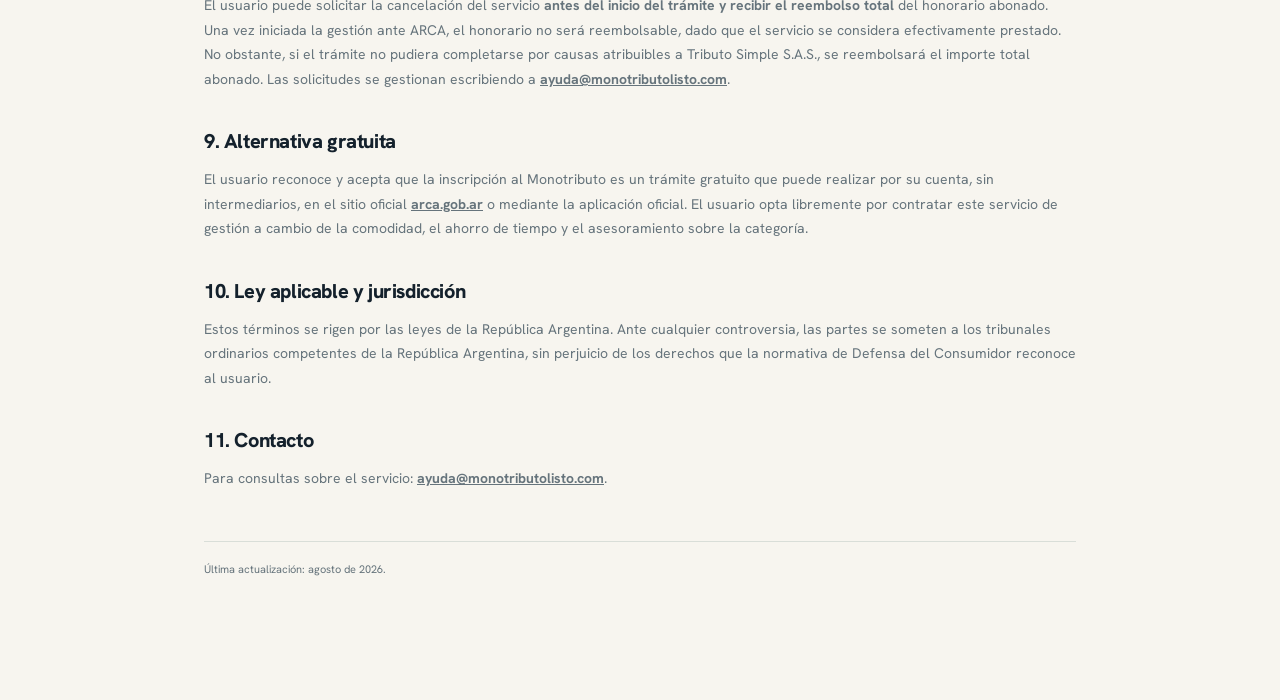
<file: terminos.html>
<!doctype html>
<html lang="es"><head><meta charset="utf-8"><meta name="viewport" content="width=device-width,initial-scale=1"><title>Términos y condiciones | Monotributo Listo</title><meta name="description" content="Términos y condiciones del servicio privado Monotributo Listo."><link rel="preconnect" href="https://fonts.googleapis.com"><link rel="preconnect" href="https://fonts.gstatic.com" crossorigin><link href="https://fonts.googleapis.com/css2?family=Hanken+Grotesk:ital,wght@0,300..800;1,300..800&family=Archivo:ital,wght@0,400..900;1,400..900&display=swap" rel="stylesheet">
  <link rel="stylesheet" href="styles.css?v=5">  <link rel="canonical" href="https://monotributolisto.com/terminos.html">
  <meta property="og:url" content="https://monotributolisto.com/terminos.html">
  <meta property="og:image" content="https://monotributolisto.com/images/og-image.jpg">
  <meta property="og:image:width" content="1200">
  <meta property="og:image:height" content="630">
  <meta property="og:image:alt" content="Monotributo Listo - Tu Monotributo, listo para empezar">
  <meta property="og:locale" content="es_AR">
  <meta name="twitter:image" content="https://monotributolisto.com/images/og-image.jpg">
  <meta name="theme-color" content="#073f3d">
  <link rel="icon" href="/favicon.ico" sizes="any">
  <link rel="icon" href="/images/isotipo.png" type="image/png" sizes="512x512">
  <link rel="apple-touch-icon" href="/apple-touch-icon.png">
  <script src="config.js?v=1"></script>
</head>
<body><main class="legal-page"><header class="legal-nav"><a class="brand" href="index.html"><img src="images/logo.png" alt="Monotributo Listo" class="brand-logo"></a></header><article class="legal-content"><span>Información legal</span><h1>Términos y condiciones</h1><p>Estos términos regulan el uso de Monotributo Listo y la contratación del servicio privado de asistencia y gestión prestado por Monotributo Listo.</p><h2>1. Naturaleza del servicio</h2><p>Monotributo Listo es un servicio privado e independiente. No es un sitio oficial, no representa a ARCA (ex AFIP) ni a ningún organismo público y no mantiene afiliación con el Estado nacional. La inscripción básica al Monotributo puede realizarse gratuitamente en <a href="https://www.arca.gob.ar" target="_blank" rel="noopener nofollow">arca.gob.ar</a>.</p><h2>2. Quiénes somos — Identificación del prestador</h2>
<p>El sitio y el servicio son operados por <strong>Tributo Simple S.A.S.</strong>, CUIT <strong>30-71775342-5</strong>, sociedad constituida en la República Argentina, con domicilio en Deán Funes 163, Piso 2, Departamento 13, Ciudad de Córdoba, Provincia de Córdoba, República Argentina. «Monotributo Listo» es una marca comercial bajo la cual Tributo Simple S.A.S. presta este servicio. Contacto: <a href="mailto:ayuda@monotributolisto.com">ayuda@monotributolisto.com</a>. Tributo Simple S.A.S. no está afiliada a ningún organismo fiscal ni a ninguna agencia gubernamental. Toda gestión ante ARCA (ex AFIP) se realiza en nombre del usuario y con su autorización expresa.</p>
<h2>3. Servicio contratado</h2><p>El servicio comprende orientación, revisión de la información suministrada, recomendación de categoría y componentes, carga y gestión del trámite, entrega de la constancia de inscripción que emite ARCA y acompañamiento posterior según lo informado en la propuesta comercial.</p><h2>4. Información del usuario</h2><p>El usuario declara que los datos informados son completos, exactos y actuales. Demoras o resultados derivados de datos incorrectos, documentación faltante o falta de respuesta no serán imputables al prestador.</p><h2>5. Honorarios y pagos</h2><p>El servicio tiene un <strong>honorario de gestión de $60.000 (pago único)</strong>, informado de forma clara y anticipada en el sitio antes de efectuar el pago. No existen abonos mensuales de gestoría asociados a este servicio. Dicho importe corresponde exclusivamente al asesoramiento y la gestión, y <strong>no constituye tasa, arancel ni pago alguno a ARCA</strong>. La inscripción puede realizarse gratuitamente por cuenta propia en <a href="https://www.arca.gob.ar" target="_blank" rel="noopener nofollow">arca.gob.ar</a>. El honorario es independiente de cualquier cuota, impuesto o aporte que el usuario deba abonar directamente a ARCA por su condición de monotributista.</p><h2>6. Plazos</h2><p>Los plazos publicados son estimativos y comienzan luego de validar la información y acreditar el pago. La disponibilidad y resolución final de los sistemas oficiales dependen de ARCA.</p><h2>7. Credenciales y seguridad</h2><p>No solicitamos la clave fiscal en el formulario público. Después, cuando sea necesaria, el contador matriculado solicitará una delegación mediante el sistema oficial de ARCA, limitada a la gestión correspondiente y revocable por el usuario cuando quiera.</p><h2>8. Cancelación y reembolsos</h2><p>El usuario puede solicitar la cancelación del servicio <strong>antes del inicio del trámite y recibir el reembolso total</strong> del honorario abonado. Una vez iniciada la gestión ante ARCA, el honorario no será reembolsable, dado que el servicio se considera efectivamente prestado. No obstante, si el trámite no pudiera completarse por causas atribuibles a Tributo Simple S.A.S., se reembolsará el importe total abonado. Las solicitudes se gestionan escribiendo a <a href="mailto:ayuda@monotributolisto.com">ayuda@monotributolisto.com</a>.</p><h2>9. Alternativa gratuita</h2>
<p>El usuario reconoce y acepta que la inscripción al Monotributo es un trámite gratuito que puede realizar por su cuenta, sin intermediarios, en el sitio oficial <a href="https://www.arca.gob.ar" target="_blank" rel="noopener nofollow">arca.gob.ar</a> o mediante la aplicación oficial. El usuario opta libremente por contratar este servicio de gestión a cambio de la comodidad, el ahorro de tiempo y el asesoramiento sobre la categoría.</p>
<h2>10. Ley aplicable y jurisdicción</h2>
<p>Estos términos se rigen por las leyes de la República Argentina. Ante cualquier controversia, las partes se someten a los tribunales ordinarios competentes de la República Argentina, sin perjuicio de los derechos que la normativa de Defensa del Consumidor reconoce al usuario.</p>
<h2>11. Contacto</h2><p>Para consultas sobre el servicio: <a href="mailto:ayuda@monotributolisto.com">ayuda@monotributolisto.com</a>.</p><p class="legal-updated">Última actualización: agosto de 2026.</p></article></main></body></html>
</file>
<file: styles.css>
select{font:inherit}
:root{--ink:#14212c;--muted:#66747c;--paper:#f7f5ef;--aqua:#10c6b7;--deep:#073f3d;--lime:#c9f12b;--line:#d9ded8;--red:#a5372d}*{box-sizing:border-box}html{scroll-behavior:smooth;scroll-padding-top:84px}body{margin:0;-webkit-font-smoothing:antialiased;background:var(--paper);color:var(--ink);font-family:"Hanken Grotesk",system-ui,sans-serif}button,input{font:inherit}a{color:inherit;text-decoration:none}img{display:block;width:100%}main{overflow:hidden}.nav{height:84px;padding:0 max(5vw,28px);display:flex;align-items:center;justify-content:space-between;position:sticky;top:0;z-index:30;background:rgba(247,245,239,.93);backdrop-filter:blur(16px);border-bottom:1px solid rgba(20,33,44,.08)}.brand{display:flex;align-items:center;gap:11px}.brand>i{width:30px;height:30px;border-radius:50% 50% 8px 50%;background:linear-gradient(135deg,var(--lime) 0 43%,var(--aqua) 44% 70%,var(--deep) 71%);transform:rotate(-18deg)}.brand strong{font-size:20px;letter-spacing:-.05em}.brand strong span{font-weight:450}.nav nav{display:flex;gap:34px;font-size:13px;font-weight:650}.nav nav a:hover{color:#078e84}.nav-cta,.primary,.light-button{display:inline-flex;align-items:center;justify-content:center;gap:14px;background:var(--ink);color:#fff;border:0;padding:15px 20px;font-weight:750;font-size:13px;cursor:pointer;transition:.25s}.nav-cta:hover,.primary:hover{transform:translateY(-2px);background:#263947}.hero{padding:70px max(5vw,28px) 82px;display:grid;grid-template-columns:.95fr 1.05fr;gap:7vw;align-items:center;min-height:calc(100vh - 84px);position:relative}.hero:before{content:"";position:absolute;width:450px;height:450px;border:1px solid rgba(16,198,183,.24);border-radius:50%;left:-250px;top:80px}.eyebrow,.section-tag{font-size:11px;text-transform:uppercase;letter-spacing:.17em;font-weight:800}.eyebrow{display:flex;align-items:center;gap:10px}.eyebrow b{width:8px;height:8px;border-radius:50%;background:var(--aqua);box-shadow:0 0 0 6px rgba(16,198,183,.12)}h1,h2{font-family:"Archivo","Hanken Grotesk",sans-serif;letter-spacing:-.055em;line-height:.96;margin:0}h1{font-size:clamp(58px,6.3vw,96px);margin:27px 0}h1 em,h2 em{font-style:normal;color:var(--aqua)}.hero-copy>p{color:var(--muted);font-size:18px;line-height:1.65;max-width:600px}.hero-points{display:grid;gap:11px;margin:30px 0;font-size:14px;font-weight:650}.proof{display:flex;align-items:center;gap:9px;margin-top:38px;font-size:11px}.proof strong{font-size:20px}.proof span{color:var(--muted)}.proof i{height:30px;width:1px;background:var(--line);margin:0 7px}.hero-form{background:#fff;box-shadow:0 30px 90px rgba(20,33,44,.13);padding:36px 42px;min-height:620px;display:flex;flex-direction:column;justify-content:center;position:relative}.hero-form:before{content:"";position:absolute;inset:-11px 18px auto -11px;height:11px;background:var(--lime)}.form-top{display:flex;justify-content:space-between;align-items:center}.form-top span{font-size:11px;text-transform:uppercase;letter-spacing:.15em;font-weight:800}.form-top b{font-size:12px;color:var(--muted)}.progress{height:3px;background:#e8ece8;margin:12px 0 30px}.progress i{height:100%;display:block;background:var(--aqua);transition:.3s}.form-step{min-height:400px}.form-step>small,.success>small{color:#078e84;font-size:10px;text-transform:uppercase;letter-spacing:.14em;font-weight:800}.form-step h2,.success h2{font-size:38px;margin:11px 0}.form-step>p,.success p{color:var(--muted);line-height:1.55;margin:0 0 24px}.hero-form label{display:grid;gap:7px;font-size:11px;font-weight:800;margin-bottom:14px}.fields{display:grid;gap:12px}.fields.two{grid-template-columns:1fr 1fr}.hero-form input{border:1px solid var(--line);padding:14px;background:#fff;outline:0;color:var(--ink)}.hero-form input:focus{border-color:var(--aqua);box-shadow:0 0 0 3px rgba(16,198,183,.11)}fieldset{border:0;padding:0;margin:0 0 22px}legend{font-size:12px;font-weight:800;margin-bottom:10px}.choices{display:grid;grid-template-columns:1fr 1fr;gap:8px}.choices.row{grid-template-columns:repeat(3,1fr)}.choices button{border:1px solid var(--line);background:#fff;color:var(--ink);padding:12px;text-align:left;font-size:12px;cursor:pointer}.choices button:hover,.choices button.selected{border-color:var(--aqua);background:#eaf9f6}.error{font-size:11px;color:var(--red);background:#fff0ee;padding:10px 12px;margin-bottom:10px}.form-actions{display:flex;align-items:center;justify-content:flex-end;gap:12px}.back{border:0;background:none;color:var(--muted);cursor:pointer;margin-right:auto}.primary:disabled{opacity:.6}.legal{display:block;color:#8d9793;font-size:9px;line-height:1.45;margin-top:13px}.success>div{width:58px;height:58px;border-radius:50%;display:grid;place-items:center;background:#ddf6e8;color:#087b55;font-size:25px;margin-bottom:20px}.success>button{display:block;margin-top:16px;border:0;background:none;color:var(--muted);cursor:pointer}.ticker{background:var(--ink);color:#fff;overflow:hidden;padding:17px 0;transform:rotate(-.7deg);width:102%;margin-left:-1%}.ticker>div{display:flex;width:max-content;white-space:nowrap;animation:marquee 28s linear infinite}.ticker span{font-size:11px;letter-spacing:.16em;font-weight:800;padding-right:34px}.ticker b{color:var(--lime);margin:0 24px}.section{padding:120px max(5vw,28px)}.human{display:grid;grid-template-columns:.9fr 1.1fr;gap:8vw;align-items:center}.human-image{height:720px;position:relative;background:#e8e6df;overflow:hidden}.human-image img{height:100%;object-fit:cover}.image-note{position:absolute;left:24px;bottom:24px;background:var(--lime);padding:18px 22px;display:flex;flex-direction:column}.image-note small{text-transform:uppercase;letter-spacing:.13em;font-size:9px}.image-note strong{font-family:"Archivo","Hanken Grotesk",sans-serif;font-size:18px;margin-top:4px}.human-copy h2,.section-head h2,.faq h2{font-size:clamp(48px,5.4vw,80px);margin:22px 0 42px}.steps article{display:grid;grid-template-columns:46px 1fr;gap:18px;border-top:1px solid var(--line);padding:23px 0}.steps article>b{font-size:11px;color:#82908a}.steps h3{font-size:18px;margin:0 0 6px}.steps p{color:var(--muted);line-height:1.55;margin:0}.text-cta{display:inline-flex;gap:12px;font-weight:750;border-bottom:1px solid var(--ink);padding-bottom:7px;margin-top:18px}.includes{background:#fff}.section-head{max-width:900px;margin-bottom:60px}.benefit-grid{display:grid;grid-template-columns:repeat(4,1fr);border-top:1px solid var(--line)}.benefit-grid article{padding:30px 25px;border-right:1px solid var(--line);min-height:350px}.benefit-grid article:last-child{border:0}.benefit-grid>article>span{font-size:10px;color:#89948f}.benefit-icon{font-size:35px;color:#08a398;margin:45px 0 30px}.benefit-grid h3{font-family:"Archivo","Hanken Grotesk",sans-serif;font-size:24px;letter-spacing:-.03em}.benefit-grid p{color:var(--muted);line-height:1.6}.dark{background:var(--deep);color:#fff;display:grid;grid-template-columns:1fr 1fr;gap:9vw;align-items:center}.dark h2{font-size:clamp(50px,5.5vw,82px);margin:24px 0}.dark p{color:#b6cdca;line-height:1.65;font-size:17px;max-width:540px}.light-button{background:var(--lime);color:var(--ink);margin-top:20px}.document{background:#fff;color:var(--ink);padding:38px;box-shadow:0 30px 70px rgba(0,0,0,.22);transform:rotate(1deg)}.doc-head{display:flex;align-items:center;gap:13px;border-bottom:1px solid var(--line);padding-bottom:22px}.doc-head i{width:34px;height:34px;background:linear-gradient(135deg,var(--lime),var(--aqua))}.doc-head div{flex:1}.doc-head small,.doc-head strong{display:block}.doc-head small{color:var(--muted);font-size:10px}.doc-head strong{font-size:17px}.doc-head span{width:34px;height:34px;border-radius:50%;display:grid;place-items:center;background:#ddf6e8;color:#087b55}.doc-lines{display:grid;gap:13px;padding:35px 0}.doc-lines i{height:9px;background:#edf0ed}.doc-lines i:nth-child(2){width:70%}.doc-lines i:nth-child(3){width:84%}.doc-lines i:nth-child(4){width:55%}.doc-status{display:flex;justify-content:space-between;align-items:center;border-top:1px solid var(--line);padding-top:22px}.doc-status b{color:#078e84}.doc-status span{color:var(--muted);font-size:11px}.faq{display:grid;grid-template-columns:.85fr 1.15fr;gap:8vw}.faq-list article{border-top:1px solid var(--line)}.faq-list button{width:100%;border:0;background:none;padding:24px 0;display:flex;justify-content:space-between;text-align:left;font-size:16px;font-weight:750;cursor:pointer}.faq-list article>div{max-height:0;overflow:hidden;transition:.35s}.faq-list article.open>div{max-height:180px}.faq-list p{color:var(--muted);line-height:1.65;margin:0 0 25px}.final{margin:0 max(3vw,18px) 34px;background:var(--aqua);padding:70px max(4vw,30px);display:flex;justify-content:space-between;align-items:end}.final span{text-transform:uppercase;letter-spacing:.14em;font-size:10px;font-weight:800}.final h2{font-size:clamp(45px,5vw,76px);margin-top:17px}.final>a{background:var(--ink);color:#fff;padding:18px 23px;font-weight:750;display:flex;gap:16px;white-space:nowrap}.notice{max-width:1000px;margin:50px auto;padding:0 25px;color:var(--muted);font-size:11px;line-height:1.6;text-align:center}footer{background:#111c26;color:#fff;padding:50px max(5vw,28px);display:grid;grid-template-columns:1fr 1fr 1fr;align-items:center;gap:25px}footer p{color:#93a1ab;text-align:center}footer>div{display:flex;justify-content:flex-end;gap:22px;color:#93a1ab;font-size:12px}.wa{position:fixed;right:22px;bottom:22px;width:55px;height:55px;border-radius:50%;display:grid;place-items:center;background:#25d366;color:#fff;font-size:28px;box-shadow:0 12px 30px rgba(37,211,102,.35);z-index:20}.reveal{opacity:0;transform:translateY(24px);transition:.8s}.reveal.visible{opacity:1;transform:none}@keyframes marquee{to{transform:translateX(-50%)}}
@media(max-width:1000px){.nav nav{display:none}.hero,.human,.dark,.faq{grid-template-columns:1fr}.hero{padding-top:55px}.hero-form{max-width:700px}.human-image{height:600px}.benefit-grid{grid-template-columns:1fr 1fr}.benefit-grid article{border-bottom:1px solid var(--line)}.final{align-items:flex-start;flex-direction:column;gap:30px}footer{grid-template-columns:1fr 1fr}footer p{grid-column:1/-1;grid-row:2;text-align:left}}
@media(max-width:650px){.nav{height:70px;padding:0 19px}.nav-cta{padding:12px 14px}.hero{padding:44px 20px 65px;gap:50px}.hero h1{font-size:52px}.proof{flex-wrap:wrap}.hero-form{padding:29px 20px;min-height:590px}.hero-form:before{inset:-8px 10px auto -8px;height:8px}.fields.two,.choices{grid-template-columns:1fr}.choices.row{grid-template-columns:repeat(3,1fr)}.form-step{min-height:410px}.section{padding:85px 21px}.human-image{height:490px}.human-copy h2,.section-head h2,.faq h2,.dark h2{font-size:47px}.benefit-grid{grid-template-columns:1fr}.benefit-grid article{min-height:auto;border-right:0;padding:25px 0}.benefit-icon{margin:25px 0}.document{padding:25px}.final{margin:0;padding:55px 22px}.final h2{font-size:45px}footer{grid-template-columns:1fr}footer p{grid-row:auto;grid-column:auto;text-align:left}footer>div{justify-content:flex-start;flex-direction:column}.wa{right:15px;bottom:15px}}
.hero-disclaimer{max-width:600px;border-left:3px solid var(--aqua);padding:11px 14px;background:rgba(255,255,255,.55);color:var(--muted);font-size:10px;line-height:1.55}.hero-disclaimer a,.legal a{text-decoration:underline;font-weight:700}.legal-band{padding:54px max(5vw,28px);background:#eef2ef;display:grid;grid-template-columns:1fr 1fr;gap:6vw;border-top:1px solid var(--line)}.legal-band span{display:block;text-transform:uppercase;letter-spacing:.15em;font-size:9px;font-weight:800;color:#078e84;margin-bottom:10px}.legal-band p{font-size:11px;line-height:1.7;color:var(--muted);margin:0}.business-data{display:grid;grid-template-columns:repeat(3,1fr);gap:1px;background:var(--line);border-top:1px solid var(--line)}.business-data>div{background:var(--paper);padding:25px max(5vw,28px)}.business-data small,.business-data strong,.business-data a{display:block}.business-data small{text-transform:uppercase;letter-spacing:.13em;color:var(--muted);font-size:8px;margin-bottom:6px}.business-data strong,.business-data a{font-size:12px}.footer-links{display:flex;justify-content:flex-end;gap:16px;flex-wrap:wrap}.legal-page{min-height:100vh;background:var(--paper)}.legal-nav{height:74px;padding:0 max(6vw,28px);display:flex;align-items:center;border-bottom:1px solid var(--line)}.legal-content{max-width:920px;margin:0 auto;padding:80px 24px 110px}.legal-content>span{text-transform:uppercase;letter-spacing:.16em;color:#078e84;font-size:10px;font-weight:800}.legal-content h1{font-size:clamp(48px,7vw,82px);margin:20px 0 45px}.legal-content h2{font-family:"Hanken Grotesk",system-ui,sans-serif;font-size:20px;letter-spacing:-.02em;line-height:1.2;margin:38px 0 10px}.legal-content p,.legal-content li{color:var(--muted);font-size:14px;line-height:1.75}.legal-content a{text-decoration:underline;font-weight:700}.legal-updated{border-top:1px solid var(--line);padding-top:18px;margin-top:50px;font-size:11px!important}.about-grid{display:grid;grid-template-columns:1fr 1fr;gap:28px;margin-top:40px}.about-card{background:#fff;padding:30px}.about-card strong{display:block;font-size:18px;margin-bottom:10px}
@media(max-width:850px){.legal-band,.business-data{grid-template-columns:1fr}.footer-links{justify-content:flex-start}.about-grid{grid-template-columns:1fr}}
@media(prefers-reduced-motion:reduce){*{scroll-behavior:auto!important;animation:none!important;transition:none!important}.reveal{opacity:1;transform:none}}

/* Full qualification funnel */
.hero-form select{width:100%;border:1px solid var(--line);padding:14px;background:#fff;color:var(--ink);outline:0}.hero-form select:focus{border-color:var(--aqua);box-shadow:0 0 0 3px rgba(16,198,183,.11)}
.question{min-height:405px}.question .choices{margin:20px 0 28px}.question label{margin-top:15px}.hero-form .optional{color:#9aa39f;font-weight:500}.hero-form .honeypot{position:absolute;left:-9999px;width:1px;height:1px;overflow:hidden}.hero-form .form-pie{margin-top:18px;padding-top:15px;border-top:1px solid #eef0ed;color:#8d9793;font-size:9px;text-align:center;letter-spacing:.02em}.hero-form .standalone{display:block;margin-top:18px;max-width:500px}.hero-form .standalone-back{display:block;margin-top:17px}.success{min-height:430px;display:flex;flex-direction:column;align-items:flex-start;justify-content:center}.success.danger>div{background:#fff0ee;color:var(--red)}.success .primary,.success>button.primary{align-self:flex-start;background:var(--ink);color:#fff;padding:15px 20px;font-weight:750}.success .legal{color:#8d9793;font-size:9px;line-height:1.45;text-transform:none;letter-spacing:0}.success .whatsapp-button{background:#25d366}.redirect-bar{width:100%;height:3px;background:#e8ece8;margin-top:28px;overflow:hidden}.redirect-bar i{display:block;height:100%;background:#25d366;animation:paymentRedirect 4s linear forwards}@keyframes paymentRedirect{from{width:0}to{width:100%}}
@media(max-width:650px){.question{min-height:420px}.hero-form .choices.row{grid-template-columns:repeat(3,minmax(0,1fr))}.question .choices button{padding:12px 8px}.success{min-height:410px}}

/* Monotributo Listo rebrand */
.brand strong{letter-spacing:-.04em}.brand strong span{color:#078e84;font-weight:800}.hero-disclaimer{margin:22px 0 6px;background:var(--ink);border-left:5px solid var(--lime);color:#fff;padding:14px 16px;font-size:11px;line-height:1.55;box-shadow:0 12px 30px rgba(20,33,44,.12)}.hero-disclaimer a{color:var(--lime)}.price-card{display:grid;grid-template-columns:auto 1fr;gap:18px;align-items:center;background:#edf9f6;border:1px solid #b9e8df;padding:16px 18px;margin-bottom:24px}.price-card div{display:grid;gap:3px}.price-card small{text-transform:uppercase;letter-spacing:.1em;font-size:8px;color:#078e84;font-weight:800}.price-card strong{font-family:"Archivo","Hanken Grotesk",sans-serif;font-size:31px;line-height:1}.price-card p{margin:0;color:var(--muted);font-size:10px;line-height:1.45}.publication-blocker{margin:0;background:#7f1d1d;color:#fff;padding:24px max(5vw,28px);display:flex;gap:18px;align-items:center;flex-wrap:wrap;border-top:5px solid #fca5a5;border-bottom:5px solid #fca5a5}.publication-blocker strong{letter-spacing:.08em}.publication-blocker span{background:rgba(255,255,255,.12);padding:8px 10px;font-size:11px}.business-data>div>span{display:block;color:var(--red);font-size:10px;line-height:1.5;font-weight:750}.legal-content .publication-warning{background:#7f1d1d;color:#fff;padding:18px 20px;margin:28px 0;line-height:1.6}.legal-content .publication-warning strong,.legal-content .publication-warning span{display:block;color:#fff}.legal-content .publication-warning span{font-size:12px}
@media(max-width:650px){.hero{padding-top:14px;padding-bottom:56px;min-height:0;display:flex;flex-direction:column;gap:0}.hero-copy{display:contents}.eyebrow{order:1}.hero h1{order:2;margin:14px 0 10px;font-size:clamp(30px,9vw,42px)}.hero-form{order:3;max-width:none;display:flex;flex-direction:column}.hero-form>.form-top{order:1}.hero-form>.progress{order:2}.hero-form>#funnel{order:3}.hero-form>.price-card{order:4;margin:20px 0 0}.hero-form>.form-pie{order:5}.hero-points{order:4;margin:22px 0 0}.hero-copy>p{order:5;margin:16px 0 0;font-size:14px}.hero-disclaimer{order:6;margin:22px 0 0;font-size:10px}.price-card{grid-template-columns:1fr;gap:8px}.publication-blocker{align-items:flex-start;flex-direction:column;gap:8px}}

/* Payment result pages */
.payment-page{min-height:100vh;background:var(--paper);display:flex;flex-direction:column;overflow:hidden}.payment-nav{height:84px;padding:0 max(5vw,28px);display:flex;align-items:center;justify-content:space-between;border-bottom:1px solid var(--line)}.payment-nav>span{font-size:10px;text-transform:uppercase;letter-spacing:.14em;color:var(--muted);font-weight:750}.payment-shell{flex:1;display:grid;grid-template-columns:1.12fr .88fr;max-width:1280px;width:100%;margin:auto;padding:70px max(4vw,28px);gap:22px}.payment-card,.payment-aside{padding:58px;background:#fff}.payment-card{box-shadow:0 28px 80px rgba(20,33,44,.1);position:relative}.payment-card:before{content:"";height:9px;position:absolute;left:0;right:0;top:0;background:var(--aqua)}.payment-rechazado .payment-card:before{background:#e06e60}.payment-pendiente .payment-card:before{background:#e3b62e}.payment-mark{width:72px;height:72px;border-radius:50%;display:grid;place-items:center;background:#ddf6e8;color:#087b55;font-size:31px;margin-bottom:25px}.payment-rechazado .payment-mark{background:#fff0ee;color:var(--red)}.payment-pendiente .payment-mark{background:#fff6d9;color:#9b7100}.payment-eyebrow{text-transform:uppercase;letter-spacing:.16em;color:#078e84;font-size:10px;font-weight:800}.payment-rechazado .payment-eyebrow{color:var(--red)}.payment-pendiente .payment-eyebrow{color:#8c6900}.payment-card h1{font-size:clamp(45px,5vw,70px);max-width:720px;margin:16px 0 22px}.payment-card>p{color:var(--muted);font-size:17px;line-height:1.6;max-width:680px}.payment-summary{display:grid;grid-template-columns:1fr 1fr;border:1px solid var(--line);margin:30px 0}.payment-summary>div{padding:18px 20px}.payment-summary>div+div{border-left:1px solid var(--line)}.payment-summary small,.payment-summary strong{display:block}.payment-summary small{text-transform:uppercase;letter-spacing:.12em;color:var(--muted);font-size:8px;margin-bottom:6px}.payment-summary strong{font-size:13px}.payment-note{border-left:3px solid var(--aqua);background:#f3f8f6;padding:13px 15px;color:var(--muted);font-size:11px;line-height:1.5}.payment-rechazado .payment-note{border-color:#e06e60;background:#fff5f3}.payment-pendiente .payment-note{border-color:#e3b62e;background:#fffae9}.payment-actions{display:flex;gap:12px;flex-wrap:wrap;margin-top:28px}.secondary-payment{border:1px solid var(--line);padding:14px 18px;font-size:12px;font-weight:750}.payment-next{border-top:1px solid var(--line);margin-top:35px;padding-top:25px}.payment-next>b{font-family:"Archivo","Hanken Grotesk",sans-serif;font-size:18px}.payment-next ol{display:grid;gap:9px;color:var(--muted);font-size:12px;line-height:1.5;padding-left:18px}.payment-aside{background:var(--deep);color:#fff;display:flex;flex-direction:column;justify-content:center}.payment-aside>span{text-transform:uppercase;letter-spacing:.15em;color:var(--lime);font-size:9px;font-weight:800}.payment-aside h2{font-size:clamp(40px,4vw,62px);margin:22px 0}.payment-aside>p{color:#b6cdca;line-height:1.65}.payment-aside>div{display:flex;justify-content:space-between;border-top:1px solid rgba(255,255,255,.18);padding:19px 0}.payment-aside small{color:#b6cdca}.payment-footer{text-align:center;padding:20px 25px;background:#111c26;color:#94a2aa;font-size:9px;line-height:1.5}.payment-page .whatsapp-button{background:#25d366}
@media(max-width:850px){.payment-nav>span{display:none}.payment-shell{grid-template-columns:1fr;padding:35px 20px}.payment-card,.payment-aside{padding:38px 27px}.payment-summary{grid-template-columns:1fr}.payment-summary>div+div{border-left:0;border-top:1px solid var(--line)}.payment-aside h2{font-size:43px}.payment-actions{flex-direction:column;align-items:stretch}.payment-actions a{width:100%}}

/* Seamless infinite ticker: two identical, sufficiently wide groups. */
.ticker>.ticker-track{display:flex;width:max-content;white-space:nowrap;animation:marquee 32s linear infinite;will-change:transform}.ticker .ticker-group{display:flex;flex-shrink:0}.ticker .ticker-group span{display:inline-flex;align-items:center;flex-shrink:0}.ticker:hover>.ticker-track{animation-play-state:running}

/* Type refresh */
h1,h2,.price-card strong,.legal-content h1,.payment-card h1{font-weight:800;letter-spacing:-0.03em}
h1 em,h2 em,.payment-card h1 em{font-style:italic;font-weight:800}
h1 em,h2 em{font-style:italic}

.wa{background:#25d366;color:#fff}.wa svg{width:28px;height:28px}

.brand-logo{height:72px;width:auto;display:block}
.legal-nav .brand-logo,.payment-nav .brand-logo{height:60px}

/* CTA fijo mobile */
.sticky-cta{display:none}
@media(max-width:650px){.sticky-cta{display:flex;align-items:center;gap:8px;position:fixed;left:16px;right:82px;bottom:calc(18px + env(safe-area-inset-bottom));z-index:60;justify-content:center;padding:15px 18px;border-radius:var(--r,10px);background:var(--deep);color:var(--lime);font-size:14px;font-weight:800;letter-spacing:-.01em;text-decoration:none;box-shadow:0 10px 30px rgba(7,63,61,.3)}.sticky-cta span{font-size:13px}footer{padding-bottom:100px}}
</file>
